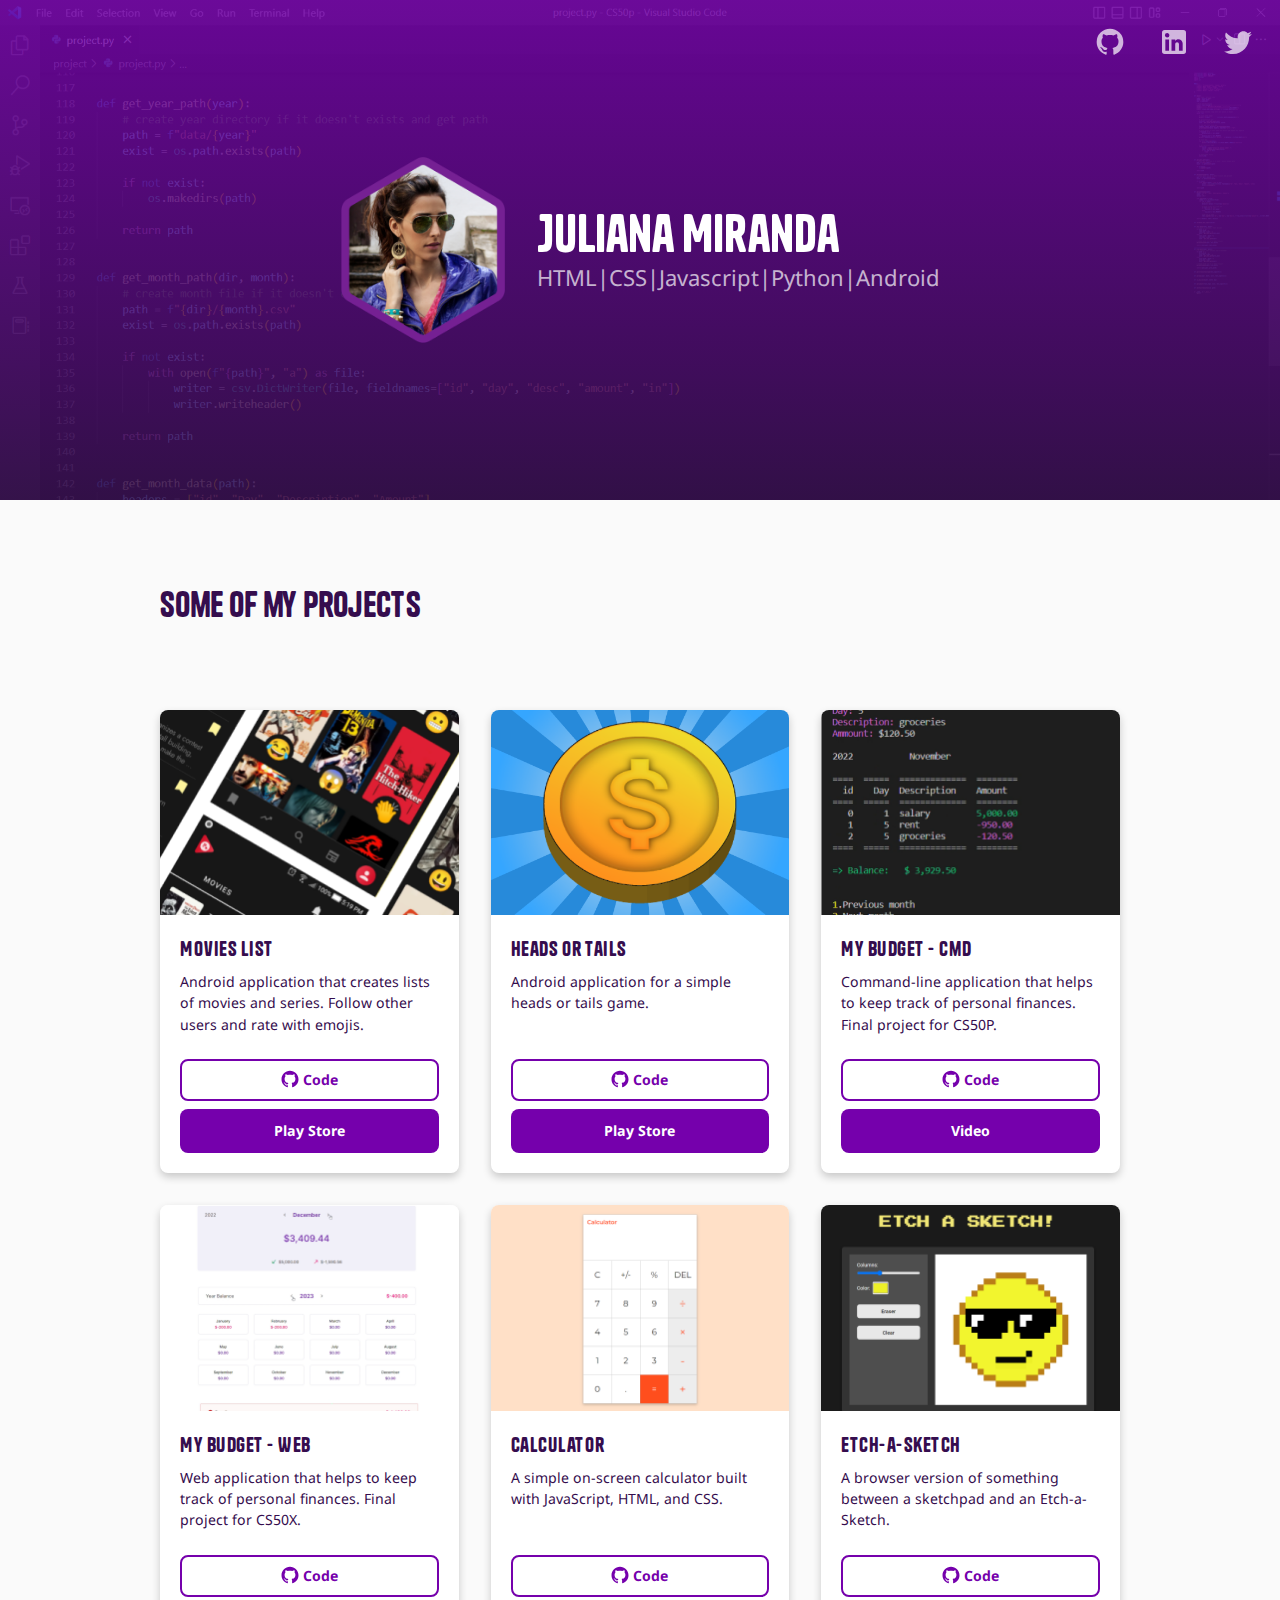
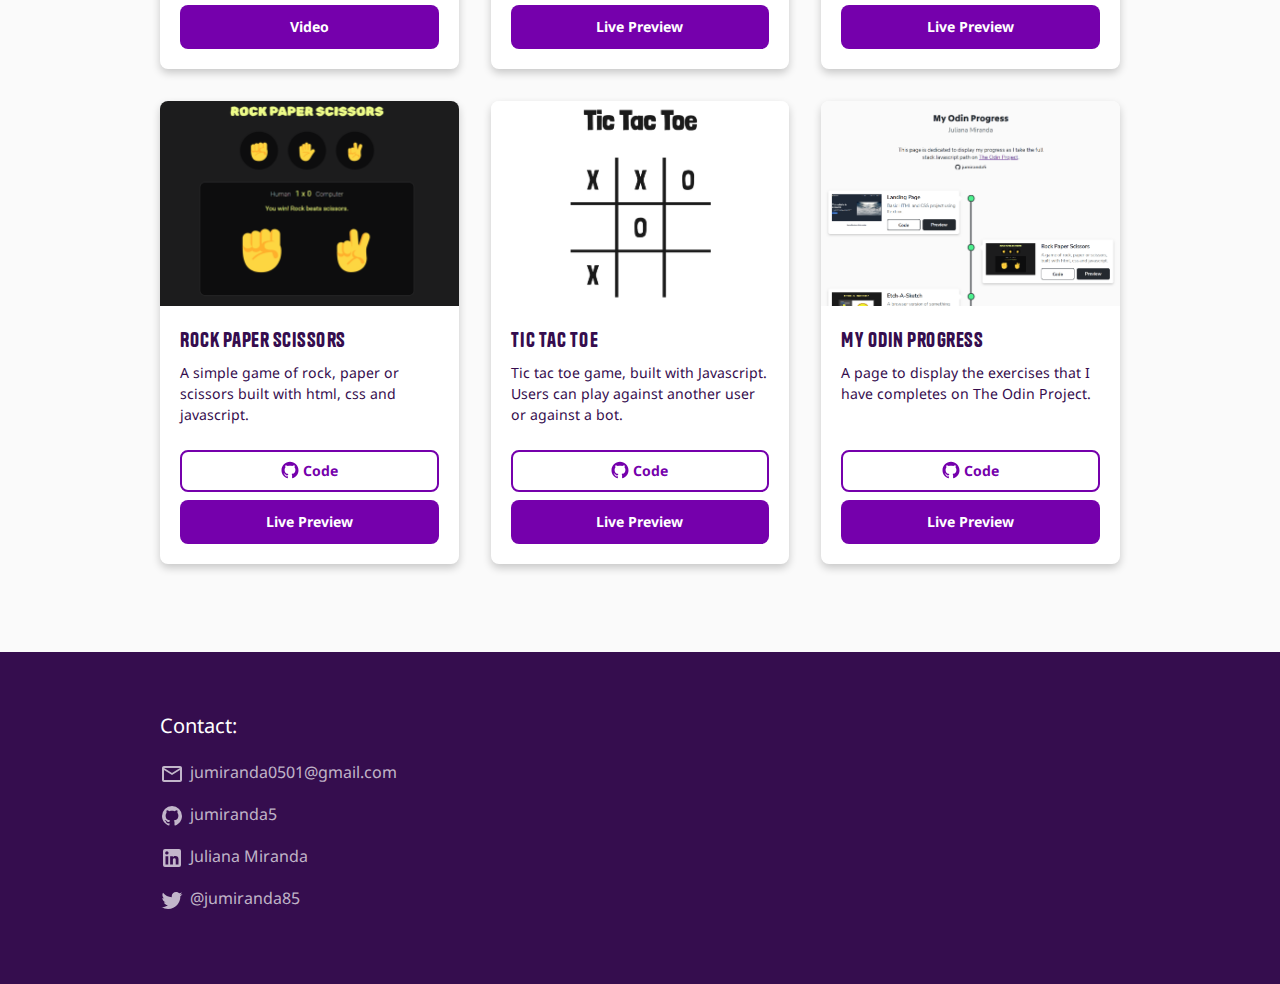
<file: index.html>
<!DOCTYPE html>
<html lang="en">
<head>
    <meta charset="UTF-8">
    <meta http-equiv="X-UA-Compatible" content="IE=edge">
    <meta name="viewport" content="width=device-width, initial-scale=1.0">
    <link rel="stylesheet" href="./css/reset.css">
    <link rel="stylesheet" href="./css/style.css">
    <title>Juliana Miranda</title>
</head>
<body class="flex-column-center">

    <header class="header flex-center">
        <div class="header-container flex-center">
            <img src="./img/avatar.png" alt="A photo of me" class="header-avatar">
            <div class="header-container-name">
                <h1 class="header-name">Juliana Miranda</h1>
                <p class="header-occupation">HTML|CSS|Javascript|Python|Android </p>
            </div>
        </div>
        <ul class="networks flex">
            <li>
                <a href="https://github.com/jumiranda5" class="network-link">
                    <svg xmlns="http://www.w3.org/2000/svg" viewBox="0 0 24 24"><title>github</title><path d="M12,2A10,10 0 0,0 2,12C2,16.42 4.87,20.17 8.84,21.5C9.34,21.58 9.5,21.27 9.5,21C9.5,20.77 9.5,20.14 9.5,19.31C6.73,19.91 6.14,17.97 6.14,17.97C5.68,16.81 5.03,16.5 5.03,16.5C4.12,15.88 5.1,15.9 5.1,15.9C6.1,15.97 6.63,16.93 6.63,16.93C7.5,18.45 8.97,18 9.54,17.76C9.63,17.11 9.89,16.67 10.17,16.42C7.95,16.17 5.62,15.31 5.62,11.5C5.62,10.39 6,9.5 6.65,8.79C6.55,8.54 6.2,7.5 6.75,6.15C6.75,6.15 7.59,5.88 9.5,7.17C10.29,6.95 11.15,6.84 12,6.84C12.85,6.84 13.71,6.95 14.5,7.17C16.41,5.88 17.25,6.15 17.25,6.15C17.8,7.5 17.45,8.54 17.35,8.79C18,9.5 18.38,10.39 18.38,11.5C18.38,15.32 16.04,16.16 13.81,16.41C14.17,16.72 14.5,17.33 14.5,18.26C14.5,19.6 14.5,20.68 14.5,21C14.5,21.27 14.66,21.59 15.17,21.5C19.14,20.16 22,16.42 22,12A10,10 0 0,0 12,2Z" /></svg>
                </a>
            </li>
            <li>
                <a href="https://www.linkedin.com/in/juliana-miranda-5a1365218/" class="network-link">
                    <svg xmlns="http://www.w3.org/2000/svg" viewBox="0 0 24 24"><title>linkedin</title><path d="M19 3A2 2 0 0 1 21 5V19A2 2 0 0 1 19 21H5A2 2 0 0 1 3 19V5A2 2 0 0 1 5 3H19M18.5 18.5V13.2A3.26 3.26 0 0 0 15.24 9.94C14.39 9.94 13.4 10.46 12.92 11.24V10.13H10.13V18.5H12.92V13.57C12.92 12.8 13.54 12.17 14.31 12.17A1.4 1.4 0 0 1 15.71 13.57V18.5H18.5M6.88 8.56A1.68 1.68 0 0 0 8.56 6.88C8.56 5.95 7.81 5.19 6.88 5.19A1.69 1.69 0 0 0 5.19 6.88C5.19 7.81 5.95 8.56 6.88 8.56M8.27 18.5V10.13H5.5V18.5H8.27Z" /></svg>
                </a>
            </li>
            <li>
                <a href="https://twitter.com/Jumiranda85" class="network-link">
                    <svg xmlns="http://www.w3.org/2000/svg" viewBox="0 0 24 24"><title>twitter</title><path d="M22.46,6C21.69,6.35 20.86,6.58 20,6.69C20.88,6.16 21.56,5.32 21.88,4.31C21.05,4.81 20.13,5.16 19.16,5.36C18.37,4.5 17.26,4 16,4C13.65,4 11.73,5.92 11.73,8.29C11.73,8.63 11.77,8.96 11.84,9.27C8.28,9.09 5.11,7.38 3,4.79C2.63,5.42 2.42,6.16 2.42,6.94C2.42,8.43 3.17,9.75 4.33,10.5C3.62,10.5 2.96,10.3 2.38,10C2.38,10 2.38,10 2.38,10.03C2.38,12.11 3.86,13.85 5.82,14.24C5.46,14.34 5.08,14.39 4.69,14.39C4.42,14.39 4.15,14.36 3.89,14.31C4.43,16 6,17.26 7.89,17.29C6.43,18.45 4.58,19.13 2.56,19.13C2.22,19.13 1.88,19.11 1.54,19.07C3.44,20.29 5.7,21 8.12,21C16,21 20.33,14.46 20.33,8.79C20.33,8.6 20.33,8.42 20.32,8.23C21.16,7.63 21.88,6.87 22.46,6Z" /></svg>
                </a>
            </li>
        </ul>
    </header>

    <div class="projects">
        <h1 class="projects-title">Some of my projects</h1>
        <p class="projects-description">
        </p>

        <!--
        Welcome to my portfolio! I've been learning to program by taking
        online courses like CS50, CS50P, Pluralsight and The Odin Project. 
        You can see some of the projects that I've completed so far in HTML, CSS, 
        Javascript, Node.js, Python and Android. For storage I have used sqlite3, mongoDb and redisGraph. 
        I am currently taking The Odin Project course, so more projects in Node.js and React will be added soon.
        -->       

        <ul class="projects-list">
            
            <!-- Movies and Series app -->
            <li class="card">
                <div class="card-image-container">
                    <img class="card-image" src="./img/movies.png" alt="">
                    <div class="card-dark-div"></div>
                    <ul class="project-icons flex">
                        <li><img src="./img/logo-node.png" alt="Node.js"></li>
                        <li><img src="./img/logo-mongo.png" alt="Mongo Db"></li>
                        <li><img src="./img/logo-redis.png" alt="Redis Graph"></li>
                        <li><img src="./img/logo-android.png" alt="Android"></li>
                        <li><img src="./img/logo-java.png" alt="Java"></li>
                    </ul>
                </div>
                <h1 class="card-title">Movies List</h1>
                <p class="card-about">Android application that creates lists of movies and series. Follow other users and rate with emojis.</p>
                <div class="card-buttons">
                    <a href="https://github.com/jumiranda5/movies-list-api" 
                        class="button-code flex-center"
                        target="_blank" rel="noopener noreferrer">
                        <span class="button-icon">
                            <svg viewBox="0 0 128 128">
                                <g><path fill-rule="evenodd" clip-rule="evenodd" d="M64 5.103c-33.347 0-60.388 27.035-60.388 60.388 0 26.682 17.303 49.317 41.297 57.303 3.017.56 4.125-1.31 4.125-2.905 0-1.44-.056-6.197-.082-11.243-16.8 3.653-20.345-7.125-20.345-7.125-2.747-6.98-6.705-8.836-6.705-8.836-5.48-3.748.413-3.67.413-3.67 6.063.425 9.257 6.223 9.257 6.223 5.386 9.23 14.127 6.562 17.573 5.02.542-3.903 2.107-6.568 3.834-8.076-13.413-1.525-27.514-6.704-27.514-29.843 0-6.593 2.36-11.98 6.223-16.21-.628-1.52-2.695-7.662.584-15.98 0 0 5.07-1.623 16.61 6.19C53.7 35 58.867 34.327 64 34.304c5.13.023 10.3.694 15.127 2.033 11.526-7.813 16.59-6.19 16.59-6.19 3.287 8.317 1.22 14.46.593 15.98 3.872 4.23 6.215 9.617 6.215 16.21 0 23.194-14.127 28.3-27.574 29.796 2.167 1.874 4.097 5.55 4.097 11.183 0 8.08-.07 14.583-.07 16.572 0 1.607 1.088 3.49 4.148 2.897 23.98-7.994 41.263-30.622 41.263-57.294C124.388 32.14 97.35 5.104 64 5.104z"></path><path d="M26.484 91.806c-.133.3-.605.39-1.035.185-.44-.196-.685-.605-.543-.906.13-.31.603-.395 1.04-.188.44.197.69.61.537.91zm2.446 2.729c-.287.267-.85.143-1.232-.28-.396-.42-.47-.983-.177-1.254.298-.266.844-.14 1.24.28.394.426.472.984.17 1.255zM31.312 98.012c-.37.258-.976.017-1.35-.52-.37-.538-.37-1.183.01-1.44.373-.258.97-.025 1.35.507.368.545.368 1.19-.01 1.452zm3.261 3.361c-.33.365-1.036.267-1.552-.23-.527-.487-.674-1.18-.343-1.544.336-.366 1.045-.264 1.564.23.527.486.686 1.18.333 1.543zm4.5 1.951c-.147.473-.825.688-1.51.486-.683-.207-1.13-.76-.99-1.238.14-.477.823-.7 1.512-.485.683.206 1.13.756.988 1.237zm4.943.361c.017.498-.563.91-1.28.92-.723.017-1.308-.387-1.315-.877 0-.503.568-.91 1.29-.924.717-.013 1.306.387 1.306.88zm4.598-.782c.086.485-.413.984-1.126 1.117-.7.13-1.35-.172-1.44-.653-.086-.498.422-.997 1.122-1.126.714-.123 1.354.17 1.444.663zm0 0"></path></g>
                            </svg>
                        </span>
                        Code
                    </a>
                    <a href="https://play.google.com/store/apps/details?id=com.jgm.euvi&pli=1" 
                        class="button-page flex-center"
                        target="_blank" rel="noopener noreferrer">Play Store</a>
                </div>
            </li>

            <!-- Coin Flip app -->
            <li class="card">
                <div class="card-image-container">
                    <img class="card-image" src="./img/store-icon-coin.png" alt="">
                    <div class="card-dark-div"></div>
                    <ul class="project-icons flex">
                        <li><img src="./img/logo-android.png" alt="Android"></li>
                        <li><img src="./img/logo-java.png" alt="Java"></li>
                    </ul>
                </div>
                <h1 class="card-title">Heads or Tails</h1>
                <p class="card-about">Android application for a simple heads or tails game.</p>
                <div class="card-buttons">
                    <a href="https://github.com/jumiranda5" 
                        class="button-code flex-center"
                        target="_blank" rel="noopener noreferrer">
                        <span class="button-icon">
                            <svg viewBox="0 0 128 128">
                                <g><path fill-rule="evenodd" clip-rule="evenodd" d="M64 5.103c-33.347 0-60.388 27.035-60.388 60.388 0 26.682 17.303 49.317 41.297 57.303 3.017.56 4.125-1.31 4.125-2.905 0-1.44-.056-6.197-.082-11.243-16.8 3.653-20.345-7.125-20.345-7.125-2.747-6.98-6.705-8.836-6.705-8.836-5.48-3.748.413-3.67.413-3.67 6.063.425 9.257 6.223 9.257 6.223 5.386 9.23 14.127 6.562 17.573 5.02.542-3.903 2.107-6.568 3.834-8.076-13.413-1.525-27.514-6.704-27.514-29.843 0-6.593 2.36-11.98 6.223-16.21-.628-1.52-2.695-7.662.584-15.98 0 0 5.07-1.623 16.61 6.19C53.7 35 58.867 34.327 64 34.304c5.13.023 10.3.694 15.127 2.033 11.526-7.813 16.59-6.19 16.59-6.19 3.287 8.317 1.22 14.46.593 15.98 3.872 4.23 6.215 9.617 6.215 16.21 0 23.194-14.127 28.3-27.574 29.796 2.167 1.874 4.097 5.55 4.097 11.183 0 8.08-.07 14.583-.07 16.572 0 1.607 1.088 3.49 4.148 2.897 23.98-7.994 41.263-30.622 41.263-57.294C124.388 32.14 97.35 5.104 64 5.104z"></path><path d="M26.484 91.806c-.133.3-.605.39-1.035.185-.44-.196-.685-.605-.543-.906.13-.31.603-.395 1.04-.188.44.197.69.61.537.91zm2.446 2.729c-.287.267-.85.143-1.232-.28-.396-.42-.47-.983-.177-1.254.298-.266.844-.14 1.24.28.394.426.472.984.17 1.255zM31.312 98.012c-.37.258-.976.017-1.35-.52-.37-.538-.37-1.183.01-1.44.373-.258.97-.025 1.35.507.368.545.368 1.19-.01 1.452zm3.261 3.361c-.33.365-1.036.267-1.552-.23-.527-.487-.674-1.18-.343-1.544.336-.366 1.045-.264 1.564.23.527.486.686 1.18.333 1.543zm4.5 1.951c-.147.473-.825.688-1.51.486-.683-.207-1.13-.76-.99-1.238.14-.477.823-.7 1.512-.485.683.206 1.13.756.988 1.237zm4.943.361c.017.498-.563.91-1.28.92-.723.017-1.308-.387-1.315-.877 0-.503.568-.91 1.29-.924.717-.013 1.306.387 1.306.88zm4.598-.782c.086.485-.413.984-1.126 1.117-.7.13-1.35-.172-1.44-.653-.086-.498.422-.997 1.122-1.126.714-.123 1.354.17 1.444.663zm0 0"></path></g>
                            </svg>
                        </span>
                        Code
                    </a>
                    <a href="https://play.google.com/store/apps/details?id=com.jgm.caraoucoroa" 
                        class="button-page flex-center"
                        target="_blank" rel="noopener noreferrer">Play Store</a>
                </div>
            </li>
            
            <!-- My Budget - cmd -->
            <li class="card">
                <div class="card-image-container">
                    <img class="card-image" src="./img/budget-cmd.png" alt="">
                    <div class="card-dark-div"></div>
                    <ul class="project-icons flex">
                        <li><img src="./img/logo-python.png" alt="Python"></li>
                    </ul>
                </div>
                <h1 class="card-title">My Budget - Cmd</h1>
                <p class="card-about">Command-line application that helps to keep track of personal finances. Final project for CS50P.</p>
                <div class="card-buttons">
                    <a href="https://github.com/jumiranda5/my-budget" 
                        class="button-code flex-center" 
                        target="_blank" rel="noopener noreferrer">
                        <span class="button-icon">
                            <svg viewBox="0 0 128 128">
                                <g><path fill-rule="evenodd" clip-rule="evenodd" d="M64 5.103c-33.347 0-60.388 27.035-60.388 60.388 0 26.682 17.303 49.317 41.297 57.303 3.017.56 4.125-1.31 4.125-2.905 0-1.44-.056-6.197-.082-11.243-16.8 3.653-20.345-7.125-20.345-7.125-2.747-6.98-6.705-8.836-6.705-8.836-5.48-3.748.413-3.67.413-3.67 6.063.425 9.257 6.223 9.257 6.223 5.386 9.23 14.127 6.562 17.573 5.02.542-3.903 2.107-6.568 3.834-8.076-13.413-1.525-27.514-6.704-27.514-29.843 0-6.593 2.36-11.98 6.223-16.21-.628-1.52-2.695-7.662.584-15.98 0 0 5.07-1.623 16.61 6.19C53.7 35 58.867 34.327 64 34.304c5.13.023 10.3.694 15.127 2.033 11.526-7.813 16.59-6.19 16.59-6.19 3.287 8.317 1.22 14.46.593 15.98 3.872 4.23 6.215 9.617 6.215 16.21 0 23.194-14.127 28.3-27.574 29.796 2.167 1.874 4.097 5.55 4.097 11.183 0 8.08-.07 14.583-.07 16.572 0 1.607 1.088 3.49 4.148 2.897 23.98-7.994 41.263-30.622 41.263-57.294C124.388 32.14 97.35 5.104 64 5.104z"></path><path d="M26.484 91.806c-.133.3-.605.39-1.035.185-.44-.196-.685-.605-.543-.906.13-.31.603-.395 1.04-.188.44.197.69.61.537.91zm2.446 2.729c-.287.267-.85.143-1.232-.28-.396-.42-.47-.983-.177-1.254.298-.266.844-.14 1.24.28.394.426.472.984.17 1.255zM31.312 98.012c-.37.258-.976.017-1.35-.52-.37-.538-.37-1.183.01-1.44.373-.258.97-.025 1.35.507.368.545.368 1.19-.01 1.452zm3.261 3.361c-.33.365-1.036.267-1.552-.23-.527-.487-.674-1.18-.343-1.544.336-.366 1.045-.264 1.564.23.527.486.686 1.18.333 1.543zm4.5 1.951c-.147.473-.825.688-1.51.486-.683-.207-1.13-.76-.99-1.238.14-.477.823-.7 1.512-.485.683.206 1.13.756.988 1.237zm4.943.361c.017.498-.563.91-1.28.92-.723.017-1.308-.387-1.315-.877 0-.503.568-.91 1.29-.924.717-.013 1.306.387 1.306.88zm4.598-.782c.086.485-.413.984-1.126 1.117-.7.13-1.35-.172-1.44-.653-.086-.498.422-.997 1.122-1.126.714-.123 1.354.17 1.444.663zm0 0"></path></g>
                            </svg>
                        </span>
                        Code
                    </a>
                    <a href="https://youtu.be/fsLyq4j0Xgc" 
                        class="button-page flex-center"
                        target="_blank" rel="noopener noreferrer">Video</a>
                </div>
            </li>

            <!-- My Budget - web -->
            <li class="card">
                <div class="card-image-container">
                    <img class="card-image" src="./img/budget-web.png" alt="">
                    <div class="card-dark-div"></div>
                    <ul class="project-icons flex">
                        <li><img src="./img/logo-python.png" alt="Python"></li>
                        <li><img src="./img/logo-sqlite.png" alt="Sqlite3"></li>
                        <li><img src="./img/logo-js.png" alt="Python"></li>
                        <li><img src="./img/logo-html.png" alt="HTML"></li>
                        <li><img src="./img/logo-css.png" alt="CSS"></li>
                    </ul>
                </div>
                <h1 class="card-title">My Budget - Web</h1>
                <p class="card-about">Web application that helps to keep track of personal finances. Final project for CS50X.</p>
                <div class="card-buttons">
                    <a href="https://github.com/jumiranda5/my-budget-flask" 
                        class="button-code flex-center"
                        target="_blank" rel="noopener noreferrer">
                        <span class="button-icon">
                            <svg viewBox="0 0 128 128">
                                <g><path fill-rule="evenodd" clip-rule="evenodd" d="M64 5.103c-33.347 0-60.388 27.035-60.388 60.388 0 26.682 17.303 49.317 41.297 57.303 3.017.56 4.125-1.31 4.125-2.905 0-1.44-.056-6.197-.082-11.243-16.8 3.653-20.345-7.125-20.345-7.125-2.747-6.98-6.705-8.836-6.705-8.836-5.48-3.748.413-3.67.413-3.67 6.063.425 9.257 6.223 9.257 6.223 5.386 9.23 14.127 6.562 17.573 5.02.542-3.903 2.107-6.568 3.834-8.076-13.413-1.525-27.514-6.704-27.514-29.843 0-6.593 2.36-11.98 6.223-16.21-.628-1.52-2.695-7.662.584-15.98 0 0 5.07-1.623 16.61 6.19C53.7 35 58.867 34.327 64 34.304c5.13.023 10.3.694 15.127 2.033 11.526-7.813 16.59-6.19 16.59-6.19 3.287 8.317 1.22 14.46.593 15.98 3.872 4.23 6.215 9.617 6.215 16.21 0 23.194-14.127 28.3-27.574 29.796 2.167 1.874 4.097 5.55 4.097 11.183 0 8.08-.07 14.583-.07 16.572 0 1.607 1.088 3.49 4.148 2.897 23.98-7.994 41.263-30.622 41.263-57.294C124.388 32.14 97.35 5.104 64 5.104z"></path><path d="M26.484 91.806c-.133.3-.605.39-1.035.185-.44-.196-.685-.605-.543-.906.13-.31.603-.395 1.04-.188.44.197.69.61.537.91zm2.446 2.729c-.287.267-.85.143-1.232-.28-.396-.42-.47-.983-.177-1.254.298-.266.844-.14 1.24.28.394.426.472.984.17 1.255zM31.312 98.012c-.37.258-.976.017-1.35-.52-.37-.538-.37-1.183.01-1.44.373-.258.97-.025 1.35.507.368.545.368 1.19-.01 1.452zm3.261 3.361c-.33.365-1.036.267-1.552-.23-.527-.487-.674-1.18-.343-1.544.336-.366 1.045-.264 1.564.23.527.486.686 1.18.333 1.543zm4.5 1.951c-.147.473-.825.688-1.51.486-.683-.207-1.13-.76-.99-1.238.14-.477.823-.7 1.512-.485.683.206 1.13.756.988 1.237zm4.943.361c.017.498-.563.91-1.28.92-.723.017-1.308-.387-1.315-.877 0-.503.568-.91 1.29-.924.717-.013 1.306.387 1.306.88zm4.598-.782c.086.485-.413.984-1.126 1.117-.7.13-1.35-.172-1.44-.653-.086-.498.422-.997 1.122-1.126.714-.123 1.354.17 1.444.663zm0 0"></path></g>
                            </svg>
                        </span>
                        Code
                    </a>
                    <a href="https://youtu.be/9aJmXcONmFA" 
                        class="button-page flex-center"
                        target="_blank" rel="noopener noreferrer">Video</a>
                </div>
            </li>

            <!-- Calculator -->
            <li class="card">
                <div class="card-image-container">
                    <img class="card-image" src="./img/calculator.png" alt="">
                    <div class="card-dark-div"></div>
                    <ul class="project-icons flex">
                        <li><img src="./img/logo-js.png" alt="Javascript"></li>
                        <li><img src="./img/logo-html.png" alt="HTML"></li>
                        <li><img src="./img/logo-css.png" alt="CSS"></li>
                    </ul>
                </div>
                <h1 class="card-title">Calculator</h1>
                <p class="card-about">A simple on-screen calculator built with JavaScript, HTML, and CSS.</p>
                <div class="card-buttons">
                    <a href="https://github.com/jumiranda5/calculator" 
                        class="button-code flex-center"
                        target="_blank" rel="noopener noreferrer">
                        <span class="button-icon">
                            <svg viewBox="0 0 128 128">
                                <g><path fill-rule="evenodd" clip-rule="evenodd" d="M64 5.103c-33.347 0-60.388 27.035-60.388 60.388 0 26.682 17.303 49.317 41.297 57.303 3.017.56 4.125-1.31 4.125-2.905 0-1.44-.056-6.197-.082-11.243-16.8 3.653-20.345-7.125-20.345-7.125-2.747-6.98-6.705-8.836-6.705-8.836-5.48-3.748.413-3.67.413-3.67 6.063.425 9.257 6.223 9.257 6.223 5.386 9.23 14.127 6.562 17.573 5.02.542-3.903 2.107-6.568 3.834-8.076-13.413-1.525-27.514-6.704-27.514-29.843 0-6.593 2.36-11.98 6.223-16.21-.628-1.52-2.695-7.662.584-15.98 0 0 5.07-1.623 16.61 6.19C53.7 35 58.867 34.327 64 34.304c5.13.023 10.3.694 15.127 2.033 11.526-7.813 16.59-6.19 16.59-6.19 3.287 8.317 1.22 14.46.593 15.98 3.872 4.23 6.215 9.617 6.215 16.21 0 23.194-14.127 28.3-27.574 29.796 2.167 1.874 4.097 5.55 4.097 11.183 0 8.08-.07 14.583-.07 16.572 0 1.607 1.088 3.49 4.148 2.897 23.98-7.994 41.263-30.622 41.263-57.294C124.388 32.14 97.35 5.104 64 5.104z"></path><path d="M26.484 91.806c-.133.3-.605.39-1.035.185-.44-.196-.685-.605-.543-.906.13-.31.603-.395 1.04-.188.44.197.69.61.537.91zm2.446 2.729c-.287.267-.85.143-1.232-.28-.396-.42-.47-.983-.177-1.254.298-.266.844-.14 1.24.28.394.426.472.984.17 1.255zM31.312 98.012c-.37.258-.976.017-1.35-.52-.37-.538-.37-1.183.01-1.44.373-.258.97-.025 1.35.507.368.545.368 1.19-.01 1.452zm3.261 3.361c-.33.365-1.036.267-1.552-.23-.527-.487-.674-1.18-.343-1.544.336-.366 1.045-.264 1.564.23.527.486.686 1.18.333 1.543zm4.5 1.951c-.147.473-.825.688-1.51.486-.683-.207-1.13-.76-.99-1.238.14-.477.823-.7 1.512-.485.683.206 1.13.756.988 1.237zm4.943.361c.017.498-.563.91-1.28.92-.723.017-1.308-.387-1.315-.877 0-.503.568-.91 1.29-.924.717-.013 1.306.387 1.306.88zm4.598-.782c.086.485-.413.984-1.126 1.117-.7.13-1.35-.172-1.44-.653-.086-.498.422-.997 1.122-1.126.714-.123 1.354.17 1.444.663zm0 0"></path></g>
                            </svg>
                        </span>
                        Code
                    </a>
                    <a href="https://jumiranda5.github.io/calculator/" 
                        class="button-page flex-center"
                        target="_blank" rel="noopener noreferrer">Live Preview</a>
                </div>
            </li>

            <!-- Etch a Sketch -->
            <li class="card">
                <div class="card-image-container">
                    <img class="card-image" src="./img/sketch.png" alt="">
                    <div class="card-dark-div"></div>
                    <ul class="project-icons flex">
                        <li><img src="./img/logo-js.png" alt="Javascript"></li>
                        <li><img src="./img/logo-html.png" alt="HTML"></li>
                        <li><img src="./img/logo-css.png" alt="CSS"></li>
                    </ul>
                </div>
                <h1 class="card-title">Etch-a-Sketch</h1>
                <p class="card-about">A browser version of something between a sketchpad and an Etch-a-Sketch.</p>
                <div class="card-buttons">
                    <a href="https://github.com/jumiranda5/etch-a-sketch" 
                        class="button-code flex-center"
                        target="_blank" rel="noopener noreferrer">
                        <span class="button-icon">
                            <svg viewBox="0 0 128 128">
                                <g><path fill-rule="evenodd" clip-rule="evenodd" d="M64 5.103c-33.347 0-60.388 27.035-60.388 60.388 0 26.682 17.303 49.317 41.297 57.303 3.017.56 4.125-1.31 4.125-2.905 0-1.44-.056-6.197-.082-11.243-16.8 3.653-20.345-7.125-20.345-7.125-2.747-6.98-6.705-8.836-6.705-8.836-5.48-3.748.413-3.67.413-3.67 6.063.425 9.257 6.223 9.257 6.223 5.386 9.23 14.127 6.562 17.573 5.02.542-3.903 2.107-6.568 3.834-8.076-13.413-1.525-27.514-6.704-27.514-29.843 0-6.593 2.36-11.98 6.223-16.21-.628-1.52-2.695-7.662.584-15.98 0 0 5.07-1.623 16.61 6.19C53.7 35 58.867 34.327 64 34.304c5.13.023 10.3.694 15.127 2.033 11.526-7.813 16.59-6.19 16.59-6.19 3.287 8.317 1.22 14.46.593 15.98 3.872 4.23 6.215 9.617 6.215 16.21 0 23.194-14.127 28.3-27.574 29.796 2.167 1.874 4.097 5.55 4.097 11.183 0 8.08-.07 14.583-.07 16.572 0 1.607 1.088 3.49 4.148 2.897 23.98-7.994 41.263-30.622 41.263-57.294C124.388 32.14 97.35 5.104 64 5.104z"></path><path d="M26.484 91.806c-.133.3-.605.39-1.035.185-.44-.196-.685-.605-.543-.906.13-.31.603-.395 1.04-.188.44.197.69.61.537.91zm2.446 2.729c-.287.267-.85.143-1.232-.28-.396-.42-.47-.983-.177-1.254.298-.266.844-.14 1.24.28.394.426.472.984.17 1.255zM31.312 98.012c-.37.258-.976.017-1.35-.52-.37-.538-.37-1.183.01-1.44.373-.258.97-.025 1.35.507.368.545.368 1.19-.01 1.452zm3.261 3.361c-.33.365-1.036.267-1.552-.23-.527-.487-.674-1.18-.343-1.544.336-.366 1.045-.264 1.564.23.527.486.686 1.18.333 1.543zm4.5 1.951c-.147.473-.825.688-1.51.486-.683-.207-1.13-.76-.99-1.238.14-.477.823-.7 1.512-.485.683.206 1.13.756.988 1.237zm4.943.361c.017.498-.563.91-1.28.92-.723.017-1.308-.387-1.315-.877 0-.503.568-.91 1.29-.924.717-.013 1.306.387 1.306.88zm4.598-.782c.086.485-.413.984-1.126 1.117-.7.13-1.35-.172-1.44-.653-.086-.498.422-.997 1.122-1.126.714-.123 1.354.17 1.444.663zm0 0"></path></g>
                            </svg>
                        </span>
                        Code
                    </a>
                    <a href="https://jumiranda5.github.io/etch-a-sketch/" 
                        class="button-page flex-center"
                        target="_blank" rel="noopener noreferrer">Live Preview</a>
                </div>
            </li>

            <!-- Rock Paper Scissor -->
            <li class="card">
                <div class="card-image-container">
                    <img class="card-image" src="./img/rock-paper-scissors.png" alt="">
                    <div class="card-dark-div"></div>
                    <ul class="project-icons flex">
                        <li><img src="./img/logo-js.png" alt="Javascript"></li>
                        <li><img src="./img/logo-html.png" alt="HTML"></li>
                        <li><img src="./img/logo-css.png" alt="CSS"></li>
                    </ul>
                </div>
                <h1 class="card-title">Rock Paper Scissors</h1>
                <p class="card-about">A simple game of rock, paper or scissors built with html, css and javascript.</p>
                <div class="card-buttons">
                    <a href="https://github.com/jumiranda5/rock-paper-scissors" 
                        class="button-code flex-center"
                        target="_blank" rel="noopener noreferrer">
                        <span class="button-icon">
                            <svg viewBox="0 0 128 128">
                                <g><path fill-rule="evenodd" clip-rule="evenodd" d="M64 5.103c-33.347 0-60.388 27.035-60.388 60.388 0 26.682 17.303 49.317 41.297 57.303 3.017.56 4.125-1.31 4.125-2.905 0-1.44-.056-6.197-.082-11.243-16.8 3.653-20.345-7.125-20.345-7.125-2.747-6.98-6.705-8.836-6.705-8.836-5.48-3.748.413-3.67.413-3.67 6.063.425 9.257 6.223 9.257 6.223 5.386 9.23 14.127 6.562 17.573 5.02.542-3.903 2.107-6.568 3.834-8.076-13.413-1.525-27.514-6.704-27.514-29.843 0-6.593 2.36-11.98 6.223-16.21-.628-1.52-2.695-7.662.584-15.98 0 0 5.07-1.623 16.61 6.19C53.7 35 58.867 34.327 64 34.304c5.13.023 10.3.694 15.127 2.033 11.526-7.813 16.59-6.19 16.59-6.19 3.287 8.317 1.22 14.46.593 15.98 3.872 4.23 6.215 9.617 6.215 16.21 0 23.194-14.127 28.3-27.574 29.796 2.167 1.874 4.097 5.55 4.097 11.183 0 8.08-.07 14.583-.07 16.572 0 1.607 1.088 3.49 4.148 2.897 23.98-7.994 41.263-30.622 41.263-57.294C124.388 32.14 97.35 5.104 64 5.104z"></path><path d="M26.484 91.806c-.133.3-.605.39-1.035.185-.44-.196-.685-.605-.543-.906.13-.31.603-.395 1.04-.188.44.197.69.61.537.91zm2.446 2.729c-.287.267-.85.143-1.232-.28-.396-.42-.47-.983-.177-1.254.298-.266.844-.14 1.24.28.394.426.472.984.17 1.255zM31.312 98.012c-.37.258-.976.017-1.35-.52-.37-.538-.37-1.183.01-1.44.373-.258.97-.025 1.35.507.368.545.368 1.19-.01 1.452zm3.261 3.361c-.33.365-1.036.267-1.552-.23-.527-.487-.674-1.18-.343-1.544.336-.366 1.045-.264 1.564.23.527.486.686 1.18.333 1.543zm4.5 1.951c-.147.473-.825.688-1.51.486-.683-.207-1.13-.76-.99-1.238.14-.477.823-.7 1.512-.485.683.206 1.13.756.988 1.237zm4.943.361c.017.498-.563.91-1.28.92-.723.017-1.308-.387-1.315-.877 0-.503.568-.91 1.29-.924.717-.013 1.306.387 1.306.88zm4.598-.782c.086.485-.413.984-1.126 1.117-.7.13-1.35-.172-1.44-.653-.086-.498.422-.997 1.122-1.126.714-.123 1.354.17 1.444.663zm0 0"></path></g>
                            </svg>
                        </span>
                        Code
                    </a>
                    <a href="https://jumiranda5.github.io/rock-paper-scissors/" 
                        class="button-page flex-center"
                        target="_blank" rel="noopener noreferrer">Live Preview</a>
                </div>
            </li> 
            
            <!-- Tic Tac Toe -->
            <li class="card">
                <div class="card-image-container">
                    <img class="card-image" src="./img/tic-tac-toe.png" alt="">
                    <div class="card-dark-div"></div>
                    <ul class="project-icons flex">
                        <li><img src="./img/logo-js.png" alt="Javascript"></li>
                        <li><img src="./img/logo-html.png" alt="HTML"></li>
                        <li><img src="./img/logo-css.png" alt="CSS"></li>
                    </ul>
                </div>
                <h1 class="card-title">Tic Tac Toe</h1>
                <p class="card-about">Tic tac toe game, built with Javascript. Users can play against another user or against a bot.</p>
                <div class="card-buttons">
                    <a href="https://github.com/jumiranda5/tic-tac-toe" 
                        class="button-code flex-center"
                        target="_blank" rel="noopener noreferrer">
                        <span class="button-icon">
                            <svg viewBox="0 0 128 128">
                                <g><path fill-rule="evenodd" clip-rule="evenodd" d="M64 5.103c-33.347 0-60.388 27.035-60.388 60.388 0 26.682 17.303 49.317 41.297 57.303 3.017.56 4.125-1.31 4.125-2.905 0-1.44-.056-6.197-.082-11.243-16.8 3.653-20.345-7.125-20.345-7.125-2.747-6.98-6.705-8.836-6.705-8.836-5.48-3.748.413-3.67.413-3.67 6.063.425 9.257 6.223 9.257 6.223 5.386 9.23 14.127 6.562 17.573 5.02.542-3.903 2.107-6.568 3.834-8.076-13.413-1.525-27.514-6.704-27.514-29.843 0-6.593 2.36-11.98 6.223-16.21-.628-1.52-2.695-7.662.584-15.98 0 0 5.07-1.623 16.61 6.19C53.7 35 58.867 34.327 64 34.304c5.13.023 10.3.694 15.127 2.033 11.526-7.813 16.59-6.19 16.59-6.19 3.287 8.317 1.22 14.46.593 15.98 3.872 4.23 6.215 9.617 6.215 16.21 0 23.194-14.127 28.3-27.574 29.796 2.167 1.874 4.097 5.55 4.097 11.183 0 8.08-.07 14.583-.07 16.572 0 1.607 1.088 3.49 4.148 2.897 23.98-7.994 41.263-30.622 41.263-57.294C124.388 32.14 97.35 5.104 64 5.104z"></path><path d="M26.484 91.806c-.133.3-.605.39-1.035.185-.44-.196-.685-.605-.543-.906.13-.31.603-.395 1.04-.188.44.197.69.61.537.91zm2.446 2.729c-.287.267-.85.143-1.232-.28-.396-.42-.47-.983-.177-1.254.298-.266.844-.14 1.24.28.394.426.472.984.17 1.255zM31.312 98.012c-.37.258-.976.017-1.35-.52-.37-.538-.37-1.183.01-1.44.373-.258.97-.025 1.35.507.368.545.368 1.19-.01 1.452zm3.261 3.361c-.33.365-1.036.267-1.552-.23-.527-.487-.674-1.18-.343-1.544.336-.366 1.045-.264 1.564.23.527.486.686 1.18.333 1.543zm4.5 1.951c-.147.473-.825.688-1.51.486-.683-.207-1.13-.76-.99-1.238.14-.477.823-.7 1.512-.485.683.206 1.13.756.988 1.237zm4.943.361c.017.498-.563.91-1.28.92-.723.017-1.308-.387-1.315-.877 0-.503.568-.91 1.29-.924.717-.013 1.306.387 1.306.88zm4.598-.782c.086.485-.413.984-1.126 1.117-.7.13-1.35-.172-1.44-.653-.086-.498.422-.997 1.122-1.126.714-.123 1.354.17 1.444.663zm0 0"></path></g>
                            </svg>
                        </span>
                        Code
                    </a>
                    <a href="https://jumiranda5.github.io/tic-tac-toe/" 
                        class="button-page flex-center"
                        target="_blank" rel="noopener noreferrer">Live Preview</a>
                </div>
            </li> 

            <!-- Odin Timeline -->
            <li class="card">
                <div class="card-image-container">
                    <img class="card-image" src="./img/odin.png" alt="">
                    <div class="card-dark-div"></div>
                    <ul class="project-icons flex">
                        <li><img src="./img/logo-html.png" alt="HTML"></li>
                        <li><img src="./img/logo-css.png" alt="CSS"></li>
                    </ul>
                </div>
                <h1 class="card-title">My Odin Progress</h1>
                <p class="card-about">A page to display the exercises that I have completes on The Odin Project.</p>
                <div class="card-buttons">
                    <a href="https://github.com/jumiranda5/odin-progress" 
                        class="button-code flex-center"
                        target="_blank" rel="noopener noreferrer">
                        <span class="button-icon">
                            <svg viewBox="0 0 128 128">
                                <g><path fill-rule="evenodd" clip-rule="evenodd" d="M64 5.103c-33.347 0-60.388 27.035-60.388 60.388 0 26.682 17.303 49.317 41.297 57.303 3.017.56 4.125-1.31 4.125-2.905 0-1.44-.056-6.197-.082-11.243-16.8 3.653-20.345-7.125-20.345-7.125-2.747-6.98-6.705-8.836-6.705-8.836-5.48-3.748.413-3.67.413-3.67 6.063.425 9.257 6.223 9.257 6.223 5.386 9.23 14.127 6.562 17.573 5.02.542-3.903 2.107-6.568 3.834-8.076-13.413-1.525-27.514-6.704-27.514-29.843 0-6.593 2.36-11.98 6.223-16.21-.628-1.52-2.695-7.662.584-15.98 0 0 5.07-1.623 16.61 6.19C53.7 35 58.867 34.327 64 34.304c5.13.023 10.3.694 15.127 2.033 11.526-7.813 16.59-6.19 16.59-6.19 3.287 8.317 1.22 14.46.593 15.98 3.872 4.23 6.215 9.617 6.215 16.21 0 23.194-14.127 28.3-27.574 29.796 2.167 1.874 4.097 5.55 4.097 11.183 0 8.08-.07 14.583-.07 16.572 0 1.607 1.088 3.49 4.148 2.897 23.98-7.994 41.263-30.622 41.263-57.294C124.388 32.14 97.35 5.104 64 5.104z"></path><path d="M26.484 91.806c-.133.3-.605.39-1.035.185-.44-.196-.685-.605-.543-.906.13-.31.603-.395 1.04-.188.44.197.69.61.537.91zm2.446 2.729c-.287.267-.85.143-1.232-.28-.396-.42-.47-.983-.177-1.254.298-.266.844-.14 1.24.28.394.426.472.984.17 1.255zM31.312 98.012c-.37.258-.976.017-1.35-.52-.37-.538-.37-1.183.01-1.44.373-.258.97-.025 1.35.507.368.545.368 1.19-.01 1.452zm3.261 3.361c-.33.365-1.036.267-1.552-.23-.527-.487-.674-1.18-.343-1.544.336-.366 1.045-.264 1.564.23.527.486.686 1.18.333 1.543zm4.5 1.951c-.147.473-.825.688-1.51.486-.683-.207-1.13-.76-.99-1.238.14-.477.823-.7 1.512-.485.683.206 1.13.756.988 1.237zm4.943.361c.017.498-.563.91-1.28.92-.723.017-1.308-.387-1.315-.877 0-.503.568-.91 1.29-.924.717-.013 1.306.387 1.306.88zm4.598-.782c.086.485-.413.984-1.126 1.117-.7.13-1.35-.172-1.44-.653-.086-.498.422-.997 1.122-1.126.714-.123 1.354.17 1.444.663zm0 0"></path></g>
                            </svg>
                        </span>
                        Code
                    </a>
                    <a href="https://jumiranda5.github.io/odin-progress/" 
                        class="button-page flex-center"
                        target="_blank" rel="noopener noreferrer">Live Preview</a>
                </div>
            </li> 
        </ul>
    </div>

    <footer class="footer">
        <div class="footer-container">
            <h1 class="footer-title">Contact:</h1>
            <p class="footer-email">
                <span>
                    <svg xmlns="http://www.w3.org/2000/svg" viewBox="0 0 24 24"><title>email-outline</title><path d="M22 6C22 4.9 21.1 4 20 4H4C2.9 4 2 4.9 2 6V18C2 19.1 2.9 20 4 20H20C21.1 20 22 19.1 22 18V6M20 6L12 11L4 6H20M20 18H4V8L12 13L20 8V18Z" /></svg>
                </span>
                jumiranda0501@gmail.com
            </p>
            <a href="https://github.com/jumiranda5" class="footer-link">
                <span>
                    <svg xmlns="http://www.w3.org/2000/svg" viewBox="0 0 24 24"><title>github</title><path d="M12,2A10,10 0 0,0 2,12C2,16.42 4.87,20.17 8.84,21.5C9.34,21.58 9.5,21.27 9.5,21C9.5,20.77 9.5,20.14 9.5,19.31C6.73,19.91 6.14,17.97 6.14,17.97C5.68,16.81 5.03,16.5 5.03,16.5C4.12,15.88 5.1,15.9 5.1,15.9C6.1,15.97 6.63,16.93 6.63,16.93C7.5,18.45 8.97,18 9.54,17.76C9.63,17.11 9.89,16.67 10.17,16.42C7.95,16.17 5.62,15.31 5.62,11.5C5.62,10.39 6,9.5 6.65,8.79C6.55,8.54 6.2,7.5 6.75,6.15C6.75,6.15 7.59,5.88 9.5,7.17C10.29,6.95 11.15,6.84 12,6.84C12.85,6.84 13.71,6.95 14.5,7.17C16.41,5.88 17.25,6.15 17.25,6.15C17.8,7.5 17.45,8.54 17.35,8.79C18,9.5 18.38,10.39 18.38,11.5C18.38,15.32 16.04,16.16 13.81,16.41C14.17,16.72 14.5,17.33 14.5,18.26C14.5,19.6 14.5,20.68 14.5,21C14.5,21.27 14.66,21.59 15.17,21.5C19.14,20.16 22,16.42 22,12A10,10 0 0,0 12,2Z" /></svg>
                </span>
                jumiranda5
            </a>
            <a href="https://www.linkedin.com/in/juliana-miranda-5a1365218/" class="footer-link">
                <span>
                    <svg xmlns="http://www.w3.org/2000/svg" viewBox="0 0 24 24"><title>linkedin</title><path d="M19 3A2 2 0 0 1 21 5V19A2 2 0 0 1 19 21H5A2 2 0 0 1 3 19V5A2 2 0 0 1 5 3H19M18.5 18.5V13.2A3.26 3.26 0 0 0 15.24 9.94C14.39 9.94 13.4 10.46 12.92 11.24V10.13H10.13V18.5H12.92V13.57C12.92 12.8 13.54 12.17 14.31 12.17A1.4 1.4 0 0 1 15.71 13.57V18.5H18.5M6.88 8.56A1.68 1.68 0 0 0 8.56 6.88C8.56 5.95 7.81 5.19 6.88 5.19A1.69 1.69 0 0 0 5.19 6.88C5.19 7.81 5.95 8.56 6.88 8.56M8.27 18.5V10.13H5.5V18.5H8.27Z" /></svg>
                </span>
                Juliana Miranda
            </a>
            <a href="https://twitter.com/Jumiranda85" class="footer-link flex-center">
                <span>
                    <svg xmlns="http://www.w3.org/2000/svg" viewBox="0 0 24 24"><title>twitter</title><path d="M22.46,6C21.69,6.35 20.86,6.58 20,6.69C20.88,6.16 21.56,5.32 21.88,4.31C21.05,4.81 20.13,5.16 19.16,5.36C18.37,4.5 17.26,4 16,4C13.65,4 11.73,5.92 11.73,8.29C11.73,8.63 11.77,8.96 11.84,9.27C8.28,9.09 5.11,7.38 3,4.79C2.63,5.42 2.42,6.16 2.42,6.94C2.42,8.43 3.17,9.75 4.33,10.5C3.62,10.5 2.96,10.3 2.38,10C2.38,10 2.38,10 2.38,10.03C2.38,12.11 3.86,13.85 5.82,14.24C5.46,14.34 5.08,14.39 4.69,14.39C4.42,14.39 4.15,14.36 3.89,14.31C4.43,16 6,17.26 7.89,17.29C6.43,18.45 4.58,19.13 2.56,19.13C2.22,19.13 1.88,19.11 1.54,19.07C3.44,20.29 5.7,21 8.12,21C16,21 20.33,14.46 20.33,8.79C20.33,8.6 20.33,8.42 20.32,8.23C21.16,7.63 21.88,6.87 22.46,6Z" /></svg>
                </span>
                @jumiranda85
            </a>
        </div>
    </footer>
    
</body>
</html>
</file>
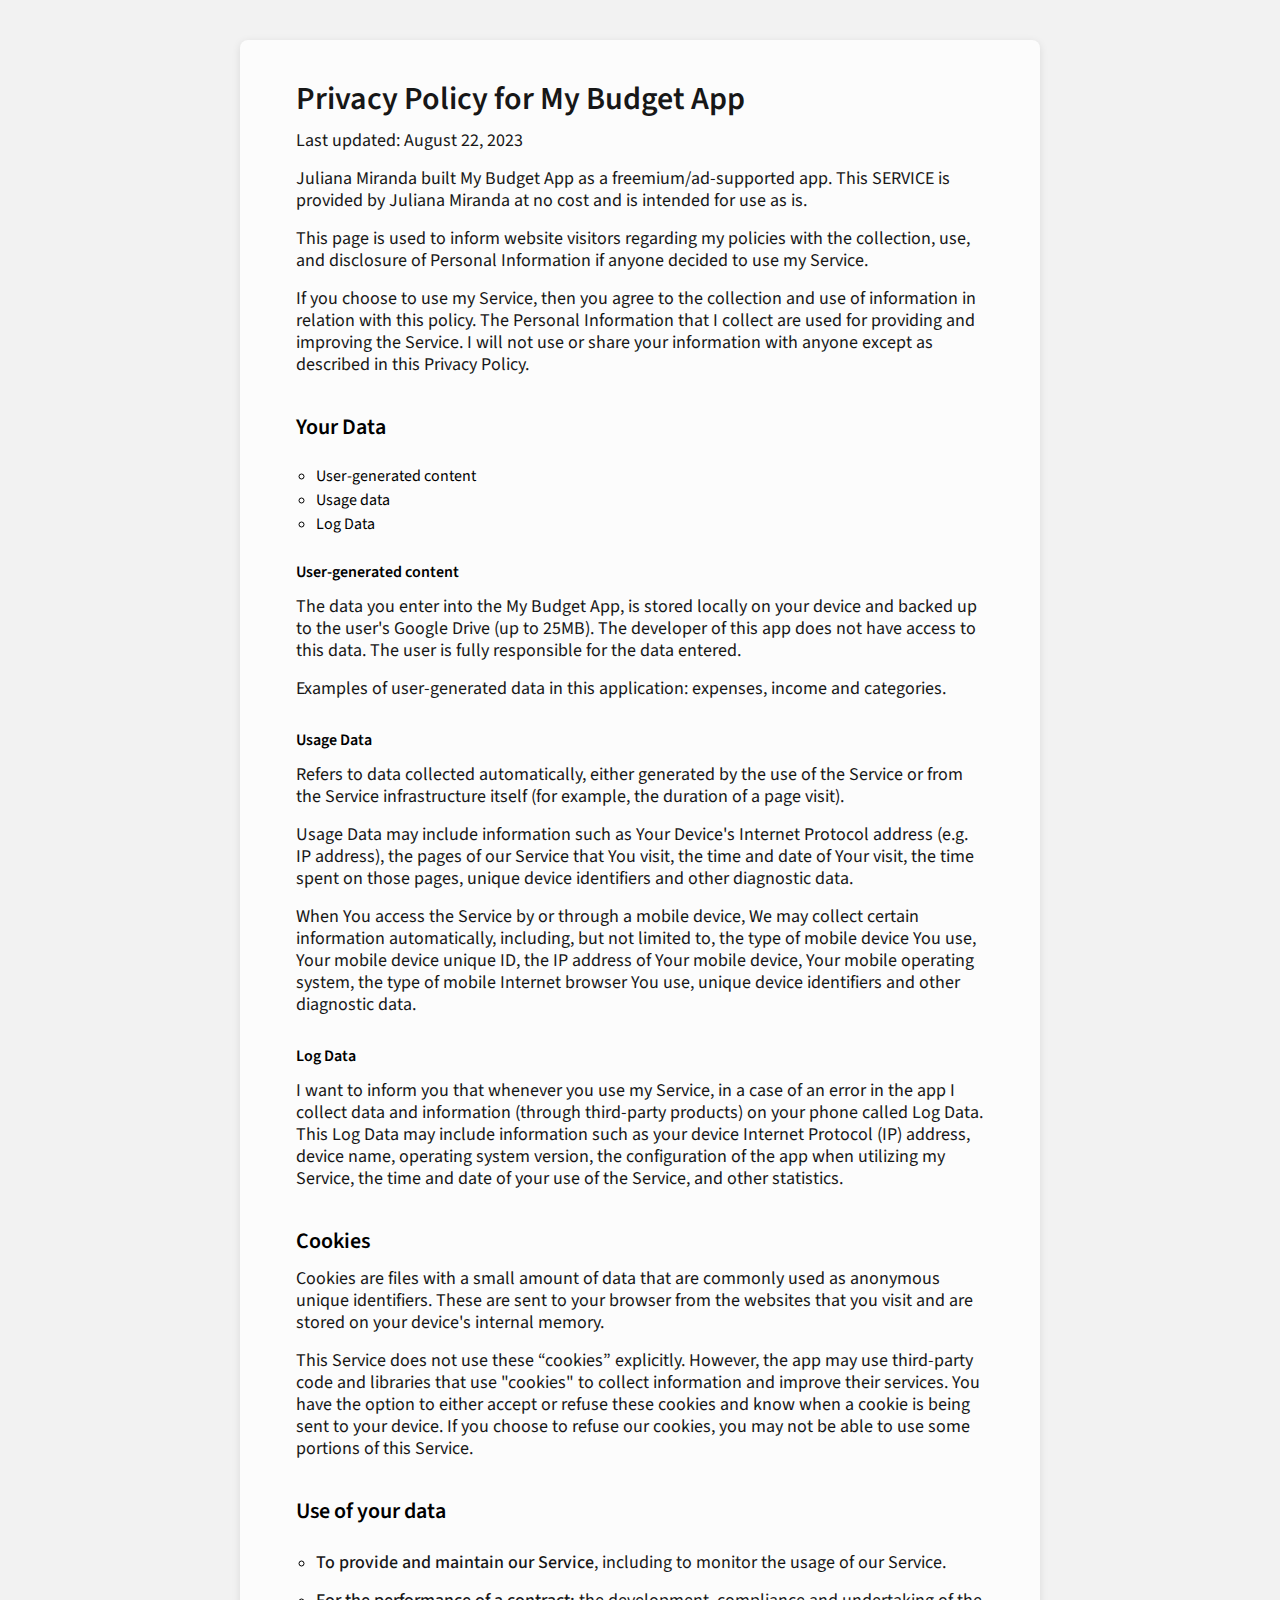
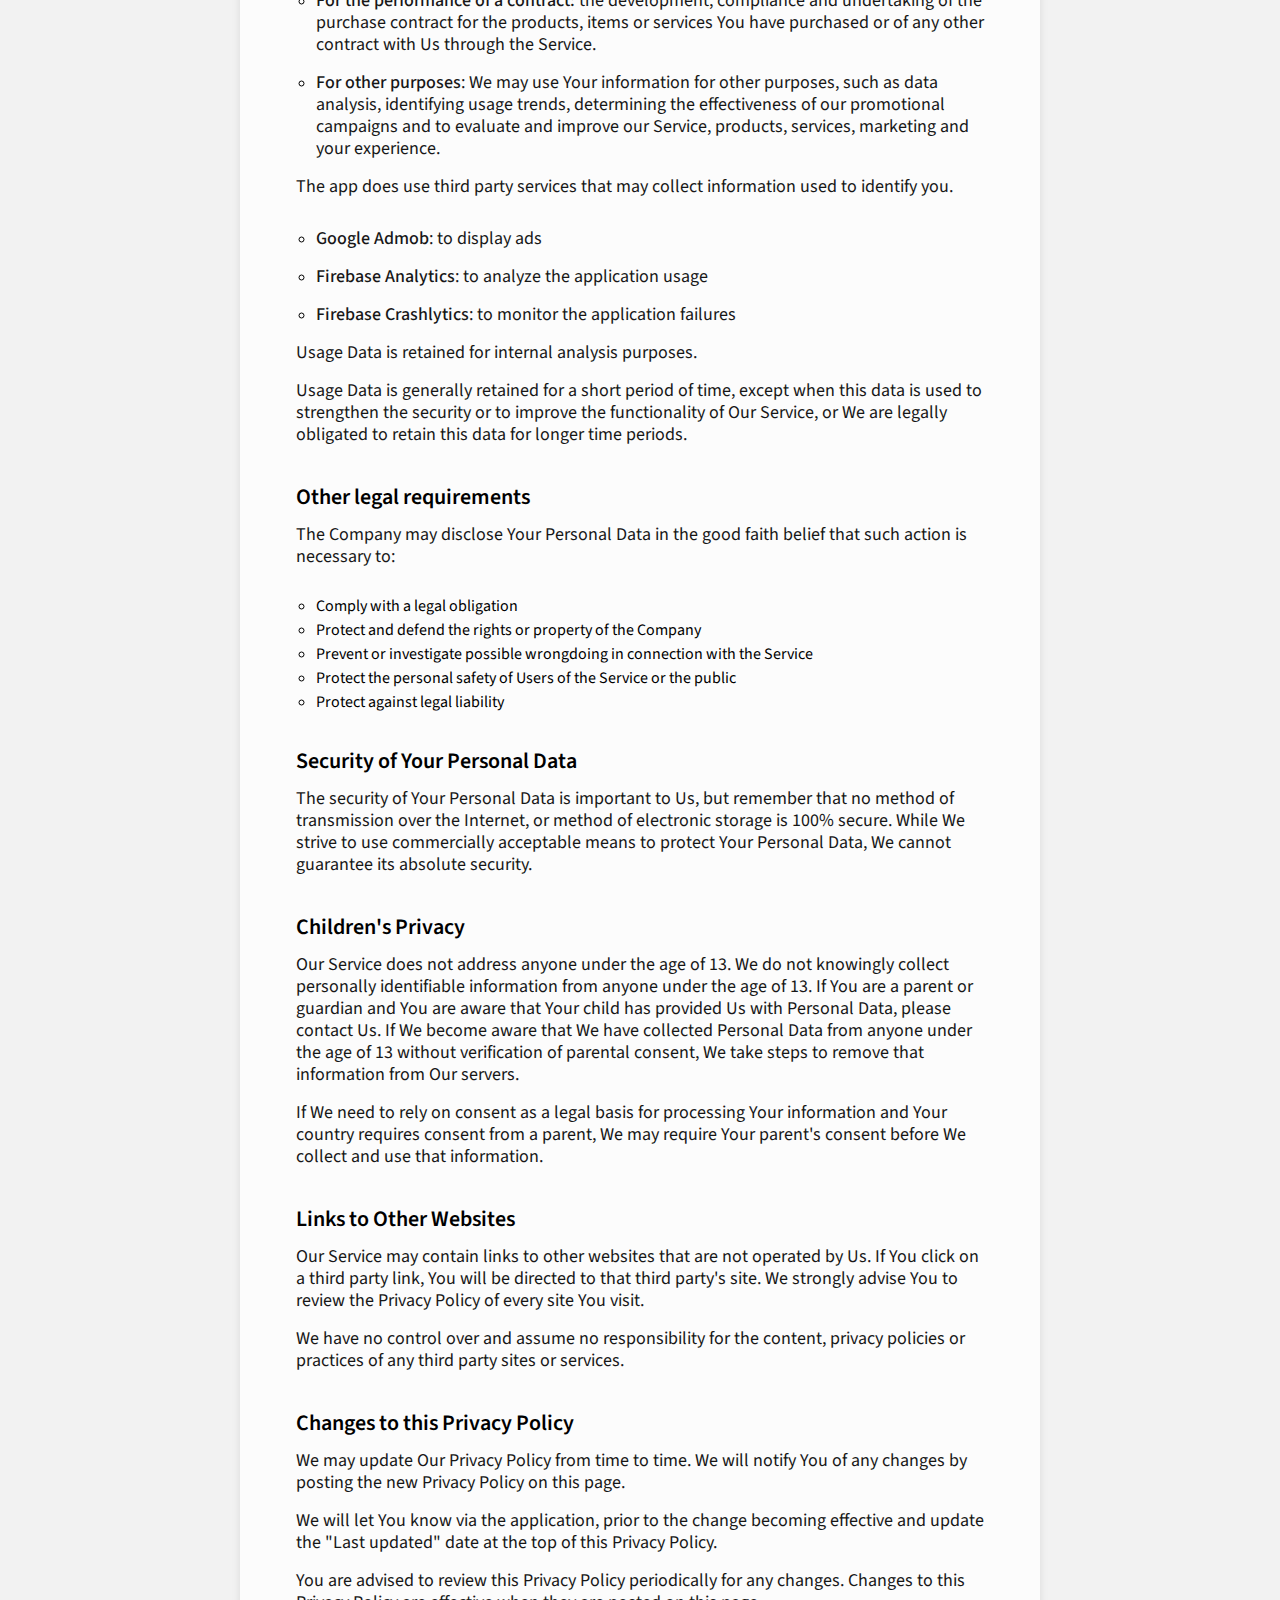
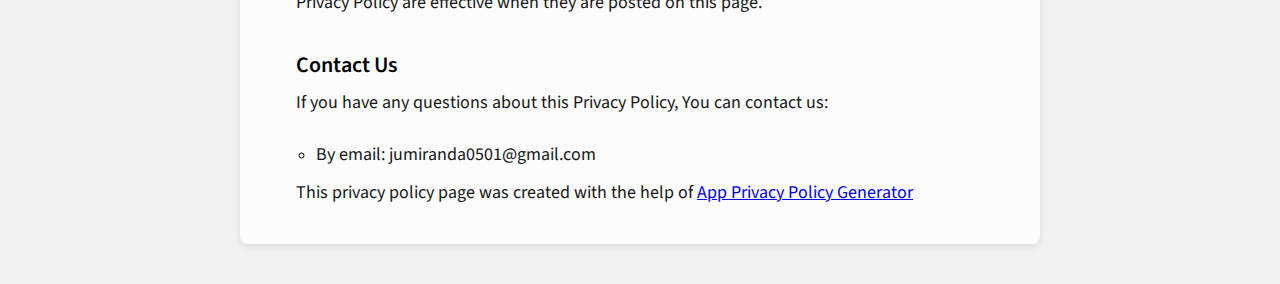
<file: privacy-policy-my-budget-en.html>
<!DOCTYPE html>
<html lang="en">
<head>
    <meta charset="UTF-8">
    <meta http-equiv="X-UA-Compatible" content="IE=edge">
    <meta name="viewport" content="width=device-width, initial-scale=1.0">
    <link rel="preconnect" href="https://fonts.googleapis.com">
    <link rel="preconnect" href="https://fonts.gstatic.com" crossorigin>
    <link href="https://fonts.googleapis.com/css2?family=Source+Sans+3:ital,wght@0,400;0,600;0,700;1,400&display=swap" rel="stylesheet">
    <link rel="stylesheet" href="./css/reset.css">
    <link rel="stylesheet" href="./css/style-policies.css">
    <title>Privacy Policy</title>
</head>
<body>

    <div class="main-container">
        
        <h1>Privacy Policy for My Budget App</h1>

        <p>Last updated: August 22, 2023</p>
    
        <p>
            Juliana Miranda built My Budget App as a freemium/ad-supported app. 
            This SERVICE is provided by Juliana Miranda at no cost and is intended for use as is.
        </p>
        
        <p>
            This page is used to inform website visitors regarding my policies with the collection, use, and
            disclosure of Personal Information if anyone decided to use my Service.
        </p>
    
        <p>
            If you choose to use my Service, then you agree to the collection and use of information in
            relation with this policy. The Personal Information that I collect are used for providing and
            improving the Service. I will not use or share your information with anyone except as described
            in this Privacy Policy.
        </p>
    
        <h2>Your Data</h2>
    
        <ul>
            <li>User-generated content</li>
            <li>Usage data</li>
            <li>Log Data</li>
        </ul>
    
        <h3>User-generated content</h3>
        <p>
            The data you enter into the My Budget App, is stored locally on your device and backed up to the user's Google Drive (up to 25MB).
            The developer of this app does not have access to this data. The user is fully responsible for the data entered.
        </p>
        <p>
            Examples of user-generated data in this application: expenses, income and categories.
        </p>
    
        <h3>Usage Data</h3>
        <p>
            Refers to data collected automatically, either generated by the use of the Service 
            or from the Service infrastructure itself (for example, the duration of a page visit).
        </p>
        <p>
            Usage Data may include information such as Your Device's Internet Protocol address (e.g. IP address), 
            the pages of our Service that You visit, the time and date of Your visit, 
            the time spent on those pages, unique device identifiers and other diagnostic data.
        </p>
        <p>
            When You access the Service by or through a mobile device, We may collect certain information automatically, 
            including, but not limited to, the type of mobile device You use, Your mobile device unique ID, 
            the IP address of Your mobile device, Your mobile operating system, the type of mobile Internet browser You use, 
            unique device identifiers and other diagnostic data.
        </p>
    
        <h3>Log Data</h3>
    
        <p>
            I want to inform you that whenever you use my Service, in a case of an error in the app
            I collect data and information (through third-party products) on your phone called Log Data. This Log Data may
            include information such as your device Internet Protocol (IP) address, device name, operating system version, the
            configuration of the app when utilizing my Service, the time and date of your use of the Service, and other statistics.
        </p>
    
        <h2>Cookies</h2>
    
        <p>
            Cookies are files with a small amount of data that are commonly used as anonymous unique identifiers. These are sent
            to your browser from the websites that you visit and are stored on your device's internal memory.</p>
    
        <p>
            This Service does not use these “cookies” explicitly. However, the app may use third-party code and libraries that use
            "cookies" to collect information and improve their services. You have the option to either accept or refuse these cookies
            and know when a cookie is being sent to your device. If you choose to refuse our cookies, you may not be able to use some
            portions of this Service.
        </p>
    
        <h2>Use of your data</h2>
    
        <ul>
            <li>
                <p><strong>To provide and maintain our Service</strong>, including to monitor the usage of our Service.</p>
            </li>
            <li>
                <p>
                    <strong>For the performance of a contract:</strong> the development, compliance and undertaking 
                    of the purchase contract for the products, items or services You have purchased 
                    or of any other contract with Us through the Service.</p>
            </li>
            <li>
                <p><strong>For other purposes</strong>: We may use Your information for other purposes, 
                    such as data analysis, identifying usage trends, determining the effectiveness of our promotional campaigns 
                    and to evaluate and improve our Service, products, services, marketing and your experience.</p>
            </li>
        </ul>
    
        <p>
            The app does use third party services that may collect information used to identify you. 
        </p>
    
        <ul>
            <li><p><strong>Google Admob</strong>: to display ads</p></li>
            <li><p><strong>Firebase Analytics</strong>: to analyze the application usage</p></li>
            <li><p><strong>Firebase Crashlytics</strong>: to monitor the application failures</p></li>
        </ul>
    
        <p>Usage Data is retained for internal analysis purposes.</p>
        <p>
            Usage Data is generally retained for a short period of time, except when this data is used 
            to strengthen the security or to improve the functionality of Our Service, or We are legally obligated 
            to retain this data for longer time periods.
        </p>
    
        <h2>Other legal requirements</h2>
        <p>The Company may disclose Your Personal Data in the good faith belief that such action is necessary to:</p>
        <ul>
            <li>Comply with a legal obligation</li>
            <li>Protect and defend the rights or property of the Company</li>
            <li>Prevent or investigate possible wrongdoing in connection with the Service</li>
            <li>Protect the personal safety of Users of the Service or the public</li>
            <li>Protect against legal liability</li>
        </ul>
        
        <h2>Security of Your Personal Data</h2>
        
        <p>
            The security of Your Personal Data is important to Us, but remember that no method of transmission over the Internet, 
            or method of electronic storage is 100% secure. While We strive to use commercially acceptable means to protect Your Personal Data, 
            We cannot guarantee its absolute security.
        </p>
        
        <h2>Children's Privacy</h2>
        <p>
            Our Service does not address anyone under the age of 13. We do not knowingly collect personally identifiable information 
            from anyone under the age of 13. If You are a parent or guardian and You are aware that Your child has provided Us 
            with Personal Data, please contact Us. If We become aware that We have collected Personal Data from anyone 
            under the age of 13 without verification of parental consent, We take steps to remove that information from Our servers.
        </p>
        <p>
            If We need to rely on consent as a legal basis for processing Your information and Your country requires consent from a parent, 
            We may require Your parent's consent before We collect and use that information.
        </p>
        
        <h2>Links to Other Websites</h2>
        <p>
            Our Service may contain links to other websites that are not operated by Us. If You click on a third party link, 
            You will be directed to that third party's site. We strongly advise You to review the Privacy Policy of every site You visit.
        </p>
        
        <p>
            We have no control over and assume no responsibility for the content, privacy policies or practices of any third party sites or services.
        </p>
        
        <h2>Changes to this Privacy Policy</h2>
        
        <p>
            We may update Our Privacy Policy from time to time. We will notify You of any changes by posting the new Privacy Policy on this page.
        </p>
        
        <p>
            We will let You know via the application, prior to the change becoming 
            effective and update the &quot;Last updated&quot; date at the top of this Privacy Policy.
        </p>
    
        <p>
            You are advised to review this Privacy Policy periodically for any changes. 
            Changes to this Privacy Policy are effective when they are posted on this page.
        </p>
        
        <h2>Contact Us</h2>
        <p>If you have any questions about this Privacy Policy, You can contact us:</p>
        <ul>
            <li><p>By email: jumiranda0501@gmail.com</p></li>
        </ul>

        <p>This privacy policy page was created with the help of <a href="https://app-privacy-policy-generator.nisrulz.com/" target="_blank" rel="noopener noreferrer">App Privacy Policy Generator</a></p>
    
    </div>

</body>
</html>
</file>
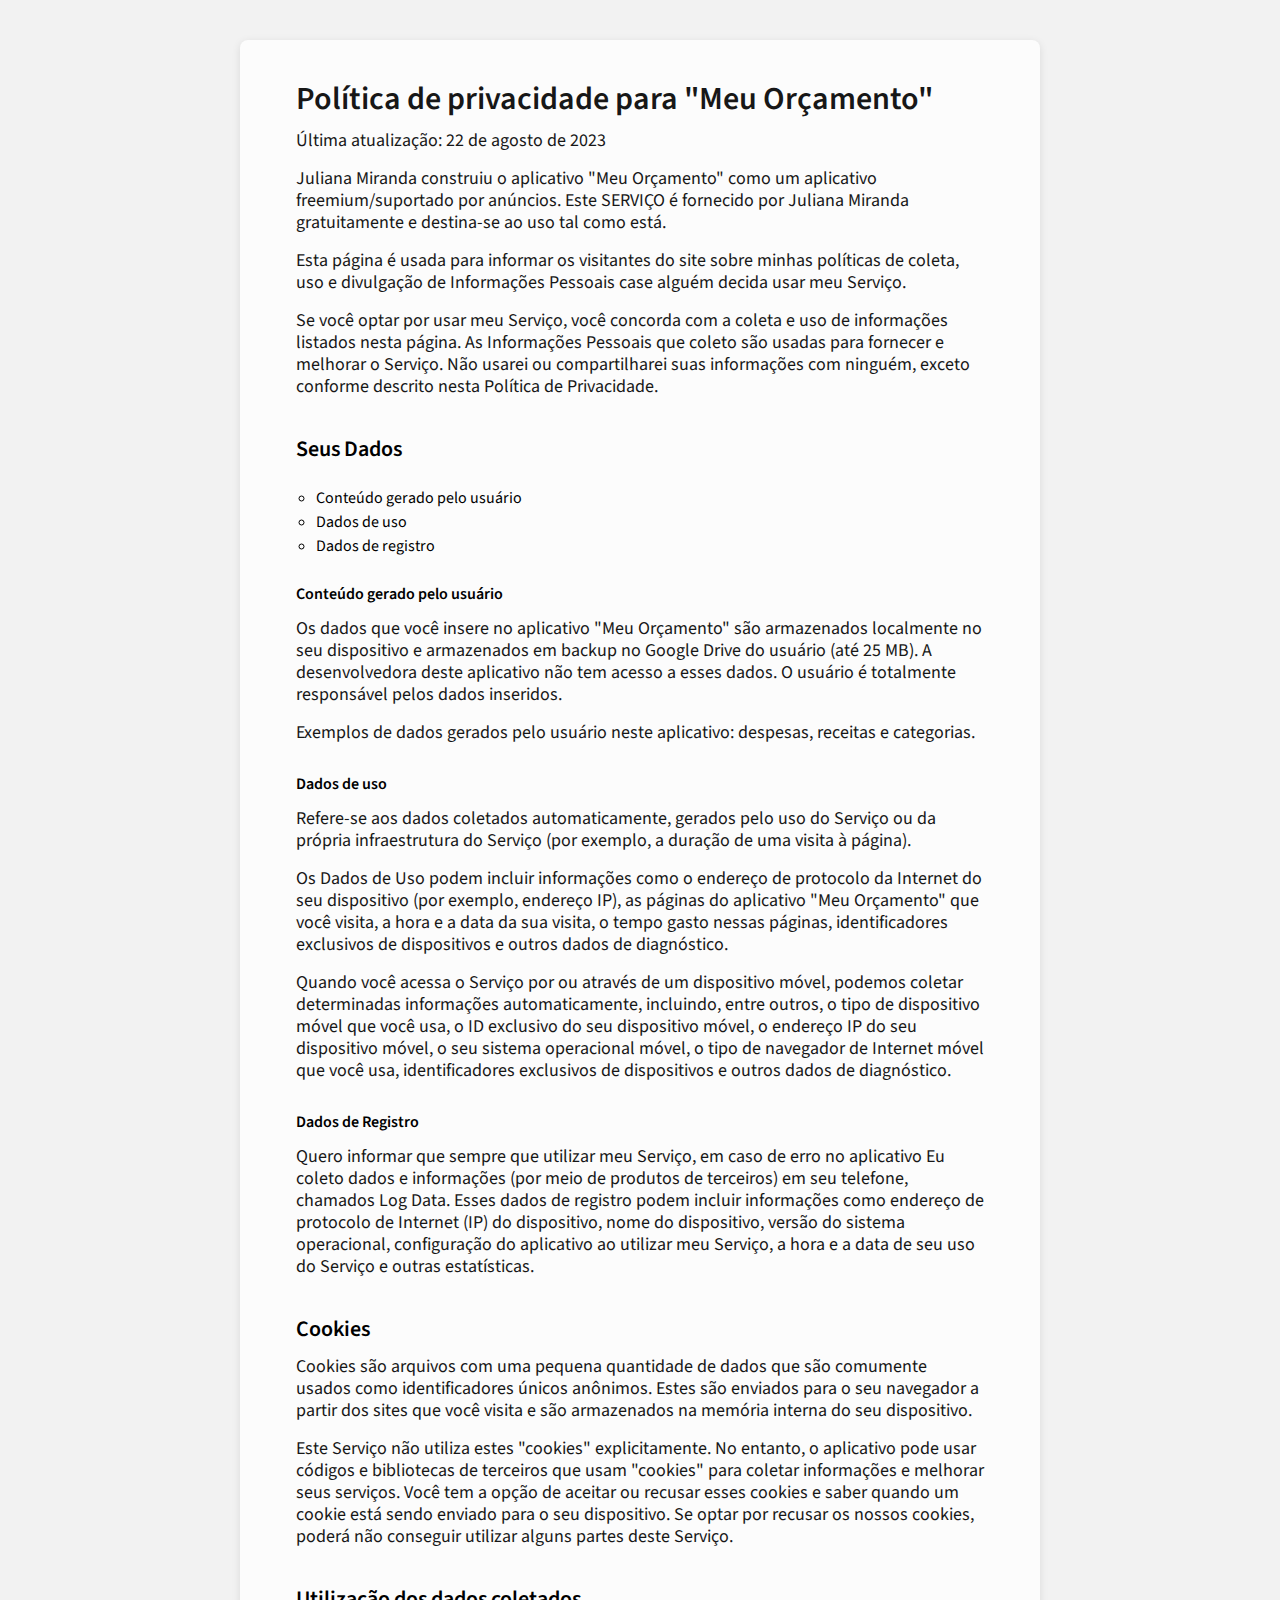
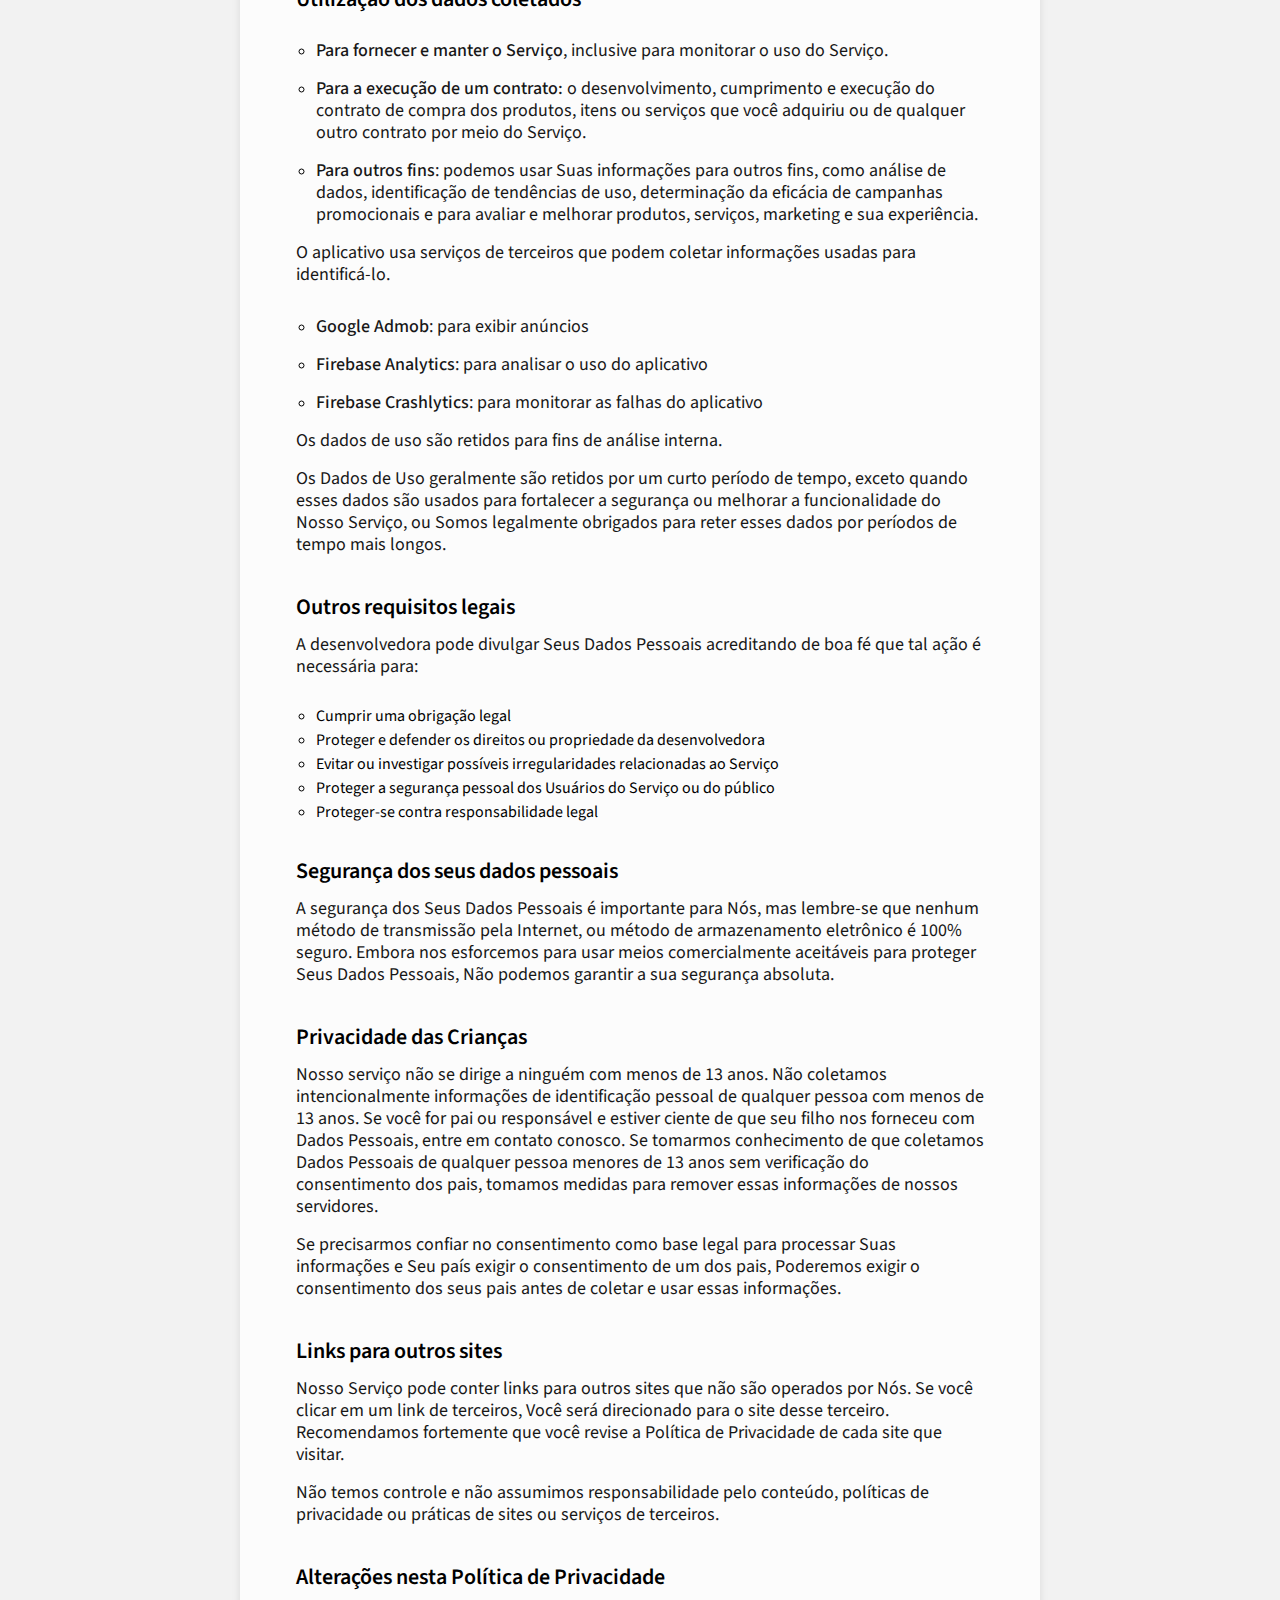
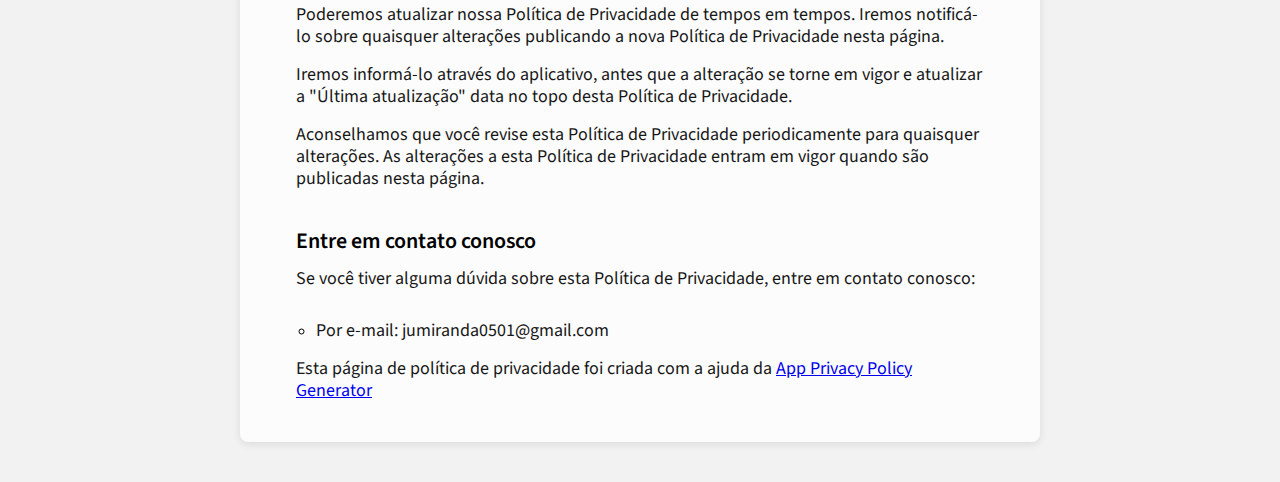
<file: privacy-policy-my-budget-pt.html>
<!DOCTYPE html>
<html lang="en">
<head>
    <meta charset="UTF-8">
    <meta http-equiv="X-UA-Compatible" content="IE=edge">
    <meta name="viewport" content="width=device-width, initial-scale=1.0">
    <link rel="preconnect" href="https://fonts.googleapis.com">
    <link rel="preconnect" href="https://fonts.gstatic.com" crossorigin>
    <link href="https://fonts.googleapis.com/css2?family=Source+Sans+3:ital,wght@0,400;0,600;0,700;1,400&display=swap" rel="stylesheet">
    <link rel="stylesheet" href="./css/reset.css">
    <link rel="stylesheet" href="./css/style-policies.css">
    <title>Privacy Policy</title>
</head>
<body>

    <div class="main-container">
        
        <h1>Política de privacidade para "Meu Orçamento"</h1>

        <p>Última atualização: 22 de agosto de 2023</p>
   
        <p>
            Juliana Miranda construiu o aplicativo "Meu Orçamento" como um aplicativo freemium/suportado por anúncios.
            Este SERVIÇO é fornecido por Juliana Miranda gratuitamente e destina-se ao uso tal como está.
        </p>
       
        <p>
            Esta página é usada para informar os visitantes do site sobre minhas políticas de coleta, uso e
            divulgação de Informações Pessoais case alguém decida usar meu Serviço.
        </p>
   
        <p>
            Se você optar por usar meu Serviço, você concorda com a coleta e uso de informações listados
            nesta página. As Informações Pessoais que coleto são usadas para fornecer e
            melhorar o Serviço. Não usarei ou compartilharei suas informações com ninguém, exceto conforme descrito
            nesta Política de Privacidade.
        </p>
            
        <h2>Seus Dados</h2>
    
        <ul>
            <li>Conteúdo gerado pelo usuário</li>
            <li>Dados de uso</li>
            <li>Dados de registro</li>
        </ul>
    
        <h3>Conteúdo gerado pelo usuário</h3>

        <p>
            Os dados que você insere no aplicativo "Meu Orçamento" são armazenados localmente no seu dispositivo 
            e armazenados em backup no Google Drive do usuário (até 25 MB).
            A desenvolvedora deste aplicativo não tem acesso a esses dados. O usuário é totalmente responsável pelos dados inseridos.
        </p>
        <p>
            Exemplos de dados gerados pelo usuário neste aplicativo: despesas, receitas e categorias.
        </p>
   
        <h3>Dados de uso</h3>
        <p>
            Refere-se aos dados coletados automaticamente, gerados pelo uso do Serviço
            ou da própria infraestrutura do Serviço (por exemplo, a duração de uma visita à página).
        </p>
        <p>
            Os Dados de Uso podem incluir informações como o endereço de protocolo da Internet do seu dispositivo (por exemplo, endereço IP),
            as páginas do aplicativo "Meu Orçamento" que você visita, a hora e a data da sua visita,
            o tempo gasto nessas páginas, identificadores exclusivos de dispositivos e outros dados de diagnóstico.
        </p>
        <p>
            Quando você acessa o Serviço por ou através de um dispositivo móvel, podemos coletar determinadas informações automaticamente,
            incluindo, entre outros, o tipo de dispositivo móvel que você usa, o ID exclusivo do seu dispositivo móvel,
            o endereço IP do seu dispositivo móvel, o seu sistema operacional móvel, o tipo de navegador de Internet móvel que você usa,
            identificadores exclusivos de dispositivos e outros dados de diagnóstico.
        </p>
    
        <h3>Dados de Registro</h3>
    
        <p>
            Quero informar que sempre que utilizar meu Serviço, em caso de erro no aplicativo
            Eu coleto dados e informações (por meio de produtos de terceiros) em seu telefone, chamados Log Data. 
            Esses dados de registro podem incluir informações como endereço de protocolo de Internet (IP) do dispositivo, 
            nome do dispositivo, versão do sistema operacional, configuração do aplicativo ao utilizar meu Serviço, 
            a hora e a data de seu uso do Serviço e outras estatísticas.
        </p>
   
        <h2>Cookies</h2>
   
        <p>
            Cookies são arquivos com uma pequena quantidade de dados que são comumente usados como identificadores únicos anônimos. 
            Estes são enviados para o seu navegador a partir dos sites que você visita 
            e são armazenados na memória interna do seu dispositivo.
        </p>
   
        <p>
            Este Serviço não utiliza estes "cookies" explicitamente. No entanto, o aplicativo pode usar códigos e bibliotecas de terceiros que usam
            "cookies" para coletar informações e melhorar seus serviços. Você tem a opção de aceitar ou recusar esses cookies
            e saber quando um cookie está sendo enviado para o seu dispositivo. Se optar por recusar os nossos cookies, poderá não conseguir utilizar alguns
            partes deste Serviço.
        </p>

        <h2>Utilização dos dados coletados</h2>
    
        <ul>
            <li>
                <p><strong>Para fornecer e manter o Serviço</strong>, inclusive para monitorar o uso do Serviço.</p>
            </li>
            <li>
                <p>
                    <strong>Para a execução de um contrato:</strong> o desenvolvimento, cumprimento e execução
                    do contrato de compra dos produtos, itens ou serviços que você adquiriu
                    ou de qualquer outro contrato por meio do Serviço.</p>
            </li>
            <li>
                <p><strong>Para outros fins</strong>: podemos usar Suas informações para outros fins,
                    como análise de dados, identificação de tendências de uso, determinação da eficácia de campanhas promocionais
                    e para avaliar e melhorar produtos, serviços, marketing e sua experiência.</p>
            </li>
        </ul>
   
        <p>
            O aplicativo usa serviços de terceiros que podem coletar informações usadas para identificá-lo.
        </p>
         
        <ul>
            <li><p><strong>Google Admob</strong>: para exibir anúncios</p></li>
            <li><p><strong>Firebase Analytics</strong>: para analisar o uso do aplicativo</p></li>
            <li><p><strong>Firebase Crashlytics</strong>: para monitorar as falhas do aplicativo</p></li>
        </ul>
   
        <p>
            Os dados de uso são retidos para fins de análise interna. 
        </p>
        <p>
            Os Dados de Uso geralmente são retidos por um curto período de tempo, exceto quando esses dados são usados
            para fortalecer a segurança ou melhorar a funcionalidade do Nosso Serviço, ou Somos legalmente obrigados
            para reter esses dados por períodos de tempo mais longos.
        </p>
    
        <h2>Outros requisitos legais</h2>
        <p>A desenvolvedora pode divulgar Seus Dados Pessoais acreditando de boa fé que tal ação é necessária para:</p>
        <ul>
            <li>Cumprir uma obrigação legal</li>
            <li>Proteger e defender os direitos ou propriedade da desenvolvedora</li>
            <li>Evitar ou investigar possíveis irregularidades relacionadas ao Serviço</li>
            <li>Proteger a segurança pessoal dos Usuários do Serviço ou do público</li>
            <li>Proteger-se contra responsabilidade legal</li>
        </ul>
       
        <h2>Segurança dos seus dados pessoais</h2>
       
        <p>
            A segurança dos Seus Dados Pessoais é importante para Nós, mas lembre-se que nenhum método de transmissão pela Internet,
            ou método de armazenamento eletrônico é 100% seguro. Embora nos esforcemos para usar meios comercialmente aceitáveis para proteger Seus Dados Pessoais,
            Não podemos garantir a sua segurança absoluta.
        </p>
        
        <h2>Privacidade das Crianças</h2>
        <p>
            Nosso serviço não se dirige a ninguém com menos de 13 anos. Não coletamos intencionalmente informações de identificação pessoal
            de qualquer pessoa com menos de 13 anos. Se você for pai ou responsável e estiver ciente de que seu filho nos forneceu
            com Dados Pessoais, entre em contato conosco. Se tomarmos conhecimento de que coletamos Dados Pessoais de qualquer pessoa
            menores de 13 anos sem verificação do consentimento dos pais, tomamos medidas para remover essas informações de nossos servidores.
        </p>
        <p>
            Se precisarmos confiar no consentimento como base legal para processar Suas informações e Seu país exigir o consentimento de um dos pais,
            Poderemos exigir o consentimento dos seus pais antes de coletar e usar essas informações.
        </p>
       
        <h2>Links para outros sites</h2>
        <p>
            Nosso Serviço pode conter links para outros sites que não são operados por Nós. Se você clicar em um link de terceiros,
            Você será direcionado para o site desse terceiro. Recomendamos fortemente que você revise a Política de Privacidade de cada site que visitar.
        </p>
       
        <p>
            Não temos controle e não assumimos responsabilidade pelo conteúdo, políticas de privacidade ou práticas de sites ou serviços de terceiros.
        </p>
        
        <h2>Alterações nesta Política de Privacidade</h2>
        
        <p>
            Poderemos atualizar nossa Política de Privacidade de tempos em tempos. Iremos notificá-lo sobre quaisquer alterações publicando a nova Política de Privacidade nesta página.
        </p>
       
        <p>
            Iremos informá-lo através do aplicativo, antes que a alteração se torne
            em vigor e atualizar a &quot;Última atualização&quot; data no topo desta Política de Privacidade.
        </p>
   
        <p>
            Aconselhamos que você revise esta Política de Privacidade periodicamente para quaisquer alterações.
            As alterações a esta Política de Privacidade entram em vigor quando são publicadas nesta página.
        </p>
       
        <h2>Entre em contato conosco</h2>
        <p>Se você tiver alguma dúvida sobre esta Política de Privacidade, entre em contato conosco:</p>
        <ul>
            <li><p>Por e-mail: jumiranda0501@gmail.com</p></li>
        </ul>

         <p>Esta página de política de privacidade foi criada com a ajuda da <a href="https://app-privacy-policy-generator.nisrulz.com/" target="_blank" rel="noopener noreferrer">App Privacy Policy Generator</a></p>
    </div>

</body>
</html>
</file>
<file: css/style.css>
:root {
    font-size: 16px;
    --container-max-width: 960px;
    --color-main: #7500AC;
    --color-main-dark: #350D4E;
    --color-accent: #e20088;
    --color-light: #FFFFFF;
    --color-light-secondary: rgba(255, 255, 255, 0.7);
    --gradient-light: rgba(117, 0, 172, 0.83);
    --gradient-dark: rgba(53, 13, 78, 0.85);
}

@font-face {
    font-family: tanker;
    src: url(../fonts/Tanker-Regular.ttf);
}

@font-face {
    font-family: noto;
    src: url(../fonts/NotoSans-Regular.ttf);
}

@font-face {
    font-family: noto;
    src: url(../fonts/NotoSans-Medium.ttf);
    font-weight: 500;
}

@font-face {
    font-family: noto;
    src: url(../fonts/NotoSans-SemiBold.ttf);
    font-weight: 600;
}

@font-face {
    font-family: noto;
    src: url(../fonts/NotoSans-Bold.ttf);
    font-weight: bold;
}

* {
    box-sizing: border-box;
}

body {
    font-family: noto;
    color: var(--color-main-dark);
    background-color: #fafafa;
}

img {
    display: block;
    object-fit: cover;
}

a {
    display: inline-block;
    text-decoration: none;
}

span {
    display: inline-block;
}


/* ------------------------------------------
                   FLEX
---------------------------------------------*/

.flex,
.flex-center {
    display: flex;
    flex-flow: row wrap;
}

.flex-center {
    justify-content: center;
    align-items: center;
}

.flex-column-center {
    display: flex;
    flex-flow: column wrap;
    align-items: center;
}

/* ------------------------------------------
                  HEADER
---------------------------------------------*/

.header {
    position: relative;
    width: 100%;
    gap: 24px;
    aspect-ratio: 16 / 11;
    background: linear-gradient(var(--gradient-light), var(--gradient-dark)), url(../img/bg.png);
    background-size: cover;
}

@supports not (aspect-ratio: 16 / 11) {
    .header {
        height: 240px;
    }
}

.header-container { gap: 16px; }

.header-avatar {
    width: 25vw;
    max-width: 120px;
    height: auto;
}

.header-name { margin-top: 2px; }

.networks {
    position: absolute;
    top: 4px;
    right: 4px;
}

.network-link {
    width: 2.75rem;
    height: 2.75rem;
    padding: 0.625rem;
}

.network-link svg {
    fill: var(--color-light-secondary);
    transition: 300ms;
}

.network-link:hover > *,
.network-link:focus > * {
    fill: var(--color-light);
}


/* ------------------------------------------
                  PROJECTS
---------------------------------------------*/

.projects {
    margin: 32px 24px;
    max-width: var(--container-max-width);
}

.projects-title { margin-top: 8px; }

.projects-description { margin-top: 16px; }

.projects-list {
    display: grid;
    margin-top: 40px;
    gap: 32px;
    grid-template-columns: repeat(auto-fit, minmax(250px, 1fr));
}


/* ------------------------------------------
                  CARDS
---------------------------------------------*/

.card {
    --card-margin: 20px;
    overflow: hidden;
    box-shadow: 0 4px 8px 0 rgba(0,0,0,0.2);
    border-radius: 8px;
    background-color: #FFFFFF;
}

.card-image-container {
    position: relative;
    aspect-ratio: 16 / 11;
    overflow: hidden;
}

.card-image {
    width: 100%;
    height: 100%;
}

.card-dark-div {
    position: absolute;
    top: 0;
    right: 0;
    bottom: 0;
    left: 0;
    background: rgba(0, 0, 0, 0.4);
    opacity: 1;
}

.project-icons {
    position: absolute;
    bottom: 0;
    left: 0;
    gap: 8px;
    background: rgba(255, 255, 255, 0.9);
    border-radius: 0 40px 0 0;
    padding: 4px 16px 4px 8px;
}

.project-icons > li {
    width: 34px;
}

.project-icons img {
    width: 100%;
    height: auto;
}

.card-title {
    margin: var(--card-margin) var(--card-margin) 0;
    padding: 4px 0;
}

.card-about {
    margin: 8px var(--card-margin) var(--card-margin);
    height: 4.25rem;
}

.card-buttons {
    display: grid;
    gap: 8px;
    grid-template-columns: 1fr;
    margin: var(--card-margin);
}

.button-code,
.button-page,
.button-icon {
    transition: 300ms;
}

.button-code,
.button-page {
    text-align: center;
    border-radius: 8px;
    gap: 4px;
}

.button-code {
    color: var(--color-main);
    border: 2px solid var(--color-main);
    height: 2.625rem;
}

.button-code:hover {
    color: var(--color-main-dark);
    border: 2px solid var(--color-main-dark);
}

.button-code:active {
    color: var(--color-accent);
    border: 2px solid var(--color-accent);
}

.button-page {
    color: var(--color-light);
    background-color: var(--color-main);
    height: 2.75rem;
}

.button-page:hover {
    background-color: var(--color-main-dark);
}

.button-page:active {
    background-color: var(--color-accent);
}

.button-icon {
    width: 18px;
    height: auto;
    fill: var(--color-main);
}

.button-code:hover .button-icon {
    fill: var(--color-main-dark);
}

.button-code:active .button-icon {
    fill: var(--color-accent);
}


/* ------------------------------------------
                  FOOTER
---------------------------------------------*/

.footer {
    background-color: var(--color-main-dark);
    width: 100%;
    padding: 32px;
}

.footer-container {
    margin: 0 auto;
    max-width: var(--container-max-width);
}

.footer-title {
    color: var(--color-light);
    font-size: 1.25rem;
    margin-bottom: 16px;
}

.footer-link,
.footer-email {
    display: block;
    padding: 8px 0;
    color: var(--color-light-secondary);
    margin-top: 2px;
    width: fit-content;
}

.footer-link span,
.footer-email span {
    width: 1.5rem;
    height: 1.5rem;
    fill: var(--color-light-secondary);
    vertical-align: middle;
    margin-right: 2px;
}



/* ------------------------------------------
                  TYPOGRAPHY
---------------------------------------------*/

p {
    line-height: 1.5;
}

.header-name,
.projects-title,
.card-title {
    font-family: tanker;
    font-weight: 400;
}

.header-name {
    color: var(--color-light);
    font-size: 8vw;
}

.header-occupation {
    color: var(--color-light-secondary);
    font-size: 2.8vw;
}

.projects-title { font-size: 1.625rem; }

.projects-description { font-size: 1rem; }

.card-title {
    font-size: 1.25rem;
    letter-spacing: 0.5px;
}

.card-about {
    color: var(--color-main-dark-secondary);
}

.button-code,
.button-page,
.card-about { font-size: 0.88rem; }

.button-code,
.button-page { font-weight: 700; }


/*========================================================
                      MEDIA QUERIES
=========================================================*/


@media (hover) {
    .card {
        transition: 500ms;
    }
    
    .card:hover,
    .card:focus-within {
        box-shadow: 0 8px 16px 0 rgba(0,0,0,0.2);
    }
    
    .card-image { 
        transition: transform 500ms ease;
    }
    
    .card:hover .card-image,
    .card:focus-within .card-image {
        transform: scale(1.05);
    }
    
    .card-dark-div {
        opacity: 0;
        transition: opacity 500ms ease;
    }
    
    .card:hover .card-dark-div,
    .card:focus-within .card-dark-div {
        opacity: 1;
    }
    
    .project-icons {
        transform: translateY(100%);
        transition: transform 500ms ease;
    }
    
    .card:hover .project-icons,
    .card:focus-within .project-icons {
        transform: translateY(0);
    }
}

@media (min-width: 375px) {

    .projects { margin: 32px; }

}

@media (min-width: 460px) {

    .header-container { gap: 24px; }

    /* Typography */

    .header-name { font-size: 2rem; }
    
    .header-occupation { font-size: 1rem; }

}

@media (min-width: 768px) {

    .header { height: 500px; }

    .header-container { gap: 28px; }

    .header-avatar { max-width: 150px; }

    .header-occupation { margin-top: 2px; }

    .networks {
        top: 16px;
        right: 16px;
        gap: 12px;
    }

    .network-link {
        width: 3.25rem;
        height: 3.25rem;
    }

    .projects { margin: 64px; }

    .projects-list { 
        margin-top: 64px;
    }

    .projects-title { margin-top: 0; }
    
    .projects-description { margin-top: 24px; }

    .footer { padding: 64px; }

    /* Typography */

    .header-name { font-size: 2.875rem; }
    
    .header-occupation { font-size: 1.125rem; }

    .projects-title { font-size: 1.875rem; }

}

@media (min-width: 1024px) {

    .header-container { gap: 32px; }

    .header-avatar { max-width: 164px; }

    .header-name { margin-top: 4px; }

    .projects { margin: 88px; }

    .projects-list { margin-top: 88px; }

    .projects-description { margin-top: 24px; }

    /* Typography */

    .header-name { font-size: 3.125rem; }
    
    .header-occupation { font-size: 1.375rem; }

    .projects-title { font-size: 2.125rem; }
    
    .projects-description {
        font-size: 1.125rem;
        line-height: 1.6;
    }

}

@media (min-width: 2500px) {
    .header {
        width: var(--container-max-width);
        margin: 40px auto 0;
    }
}

@media (prefers-reduced-motion: reduce) {
    * {
        animation-duration: 0.01ms !important;
        animation-iteration-count: 1 !important;
        transition-duration: 0.01ms !important;
        scroll-behavior: auto !important;
        transition-delay: 0ms !important;
    }
}
</file>
<file: css/style-policies.css>
* { box-sizing: border-box; }

* { box-sizing: border-box; }

body {
  background-color: #f2f2f2;
  font-family: 'Source Sans 3', sans-serif;
}

.main-container {
  background: #fcfcfc;
  width: 100%;
  max-width: 600px;
  margin: 0 auto;
  padding-left: 20px;
  padding-right: 20px;
  padding-bottom: 20px;
  overflow: hidden;
}

h1 {
  width: 100%;
  font-size: 26px;
  font-weight: 600;
  line-height: 30px;
  margin: 0;
  margin-top: 36px;
  color: #171717;
}

h2 {
  font-size: 20px;
  margin-top: 32px;
  font-weight: 600;
}

h3 {
    font-size: 16px;
    margin-top: 32px;
    font-weight: 600;
}

p {
    margin-top: 16px;
    font-size: 16px;
    font-weight: 400;
    color: #171717;
    line-height: 20px;
}

p.last-updated {
    margin-top: 8px;
    color: #171717;
    font-weight: 600;
}

ul {
    margin-top: 16px;
    margin-left: 20px;
}

li {
    margin-top: 8px;
    list-style-type: circle;
}

strong {
    font-weight: 600;
    color: #171717;
}

@media only screen and (min-width : 600px) {

    .main-container {
        width: 90%;
        margin: 40px auto;
        padding-top: 16px;
        padding-left: 48px;
        padding-right: 48px;
        padding-bottom: 40px;
        box-shadow: 0 2px 8px 0 rgba(0, 0, 0, 0.1);
        border-radius: 8px;
    }

    h1 {
        margin: 0;
        margin-top: 26px;
    }

}

@media only screen and (min-width : 1024px) {

    .main-container {
        width: 100%;
        max-width: 800px;
        padding-top: 8px;
        padding-left: 56px;
        padding-right: 56px;
        padding-bottom: 40px;
        margin: 40px auto;
        box-shadow: 0 2px 8px 0 rgba(0, 0, 0, 0.1);
        border-radius: 8px;
    }

    h1 {
        font-size: 32px;
        font-weight: 600;
        margin: 0;
        margin-top: 36px;
        color: #171717;
    }

    h2 {
        font-size: 22px;
        margin-top: 40px;
    }

    div.text-container {
        margin-top: 40px;
    }

    p {
        font-size: 18px;
        font-weight: 400;
        line-height: 22px;
    }

    p.last-updated {
        margin-top: 8px;
        color: #171717;
        font-weight: 500;
    }

    ul {
        margin-top: 30px;
    }

    li.p {
        margin-top: 8px;
    }

    strong {
        font-weight: 500;
        color: #171717;
    }

}
</file>
